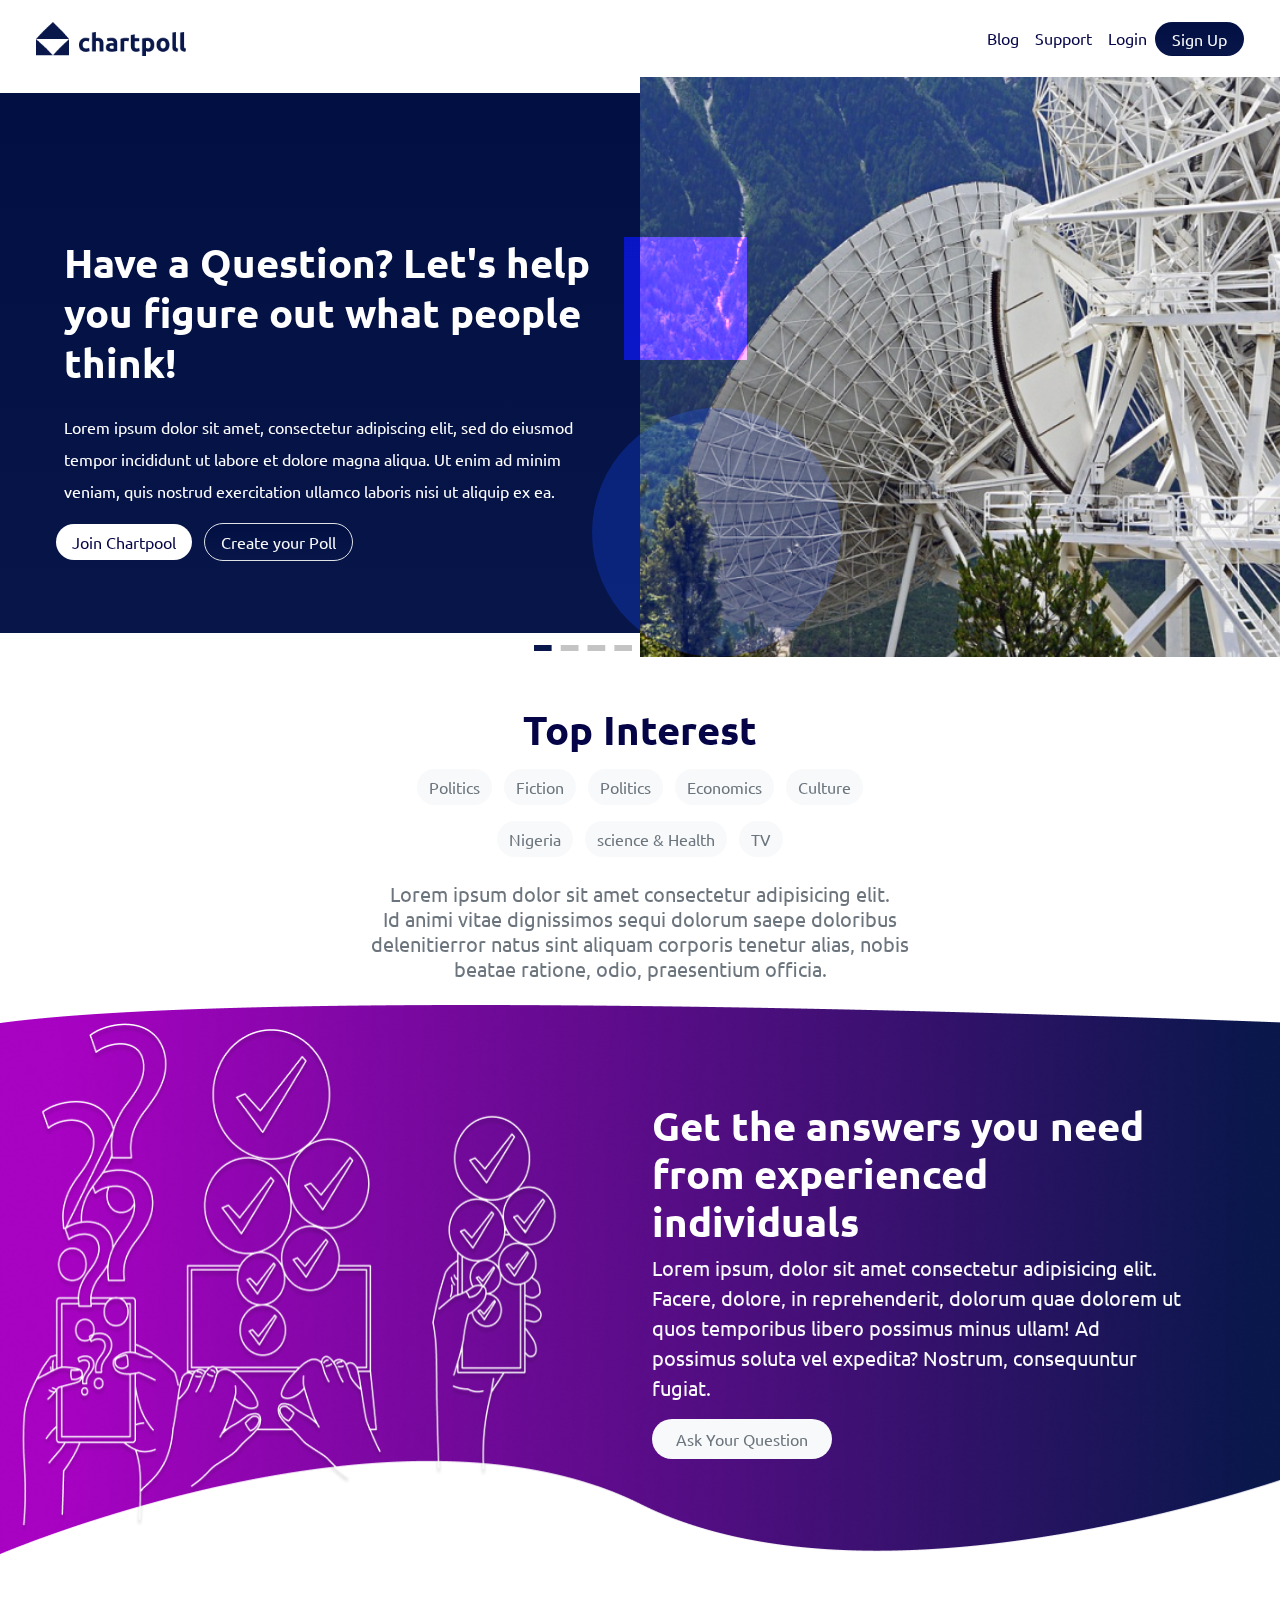
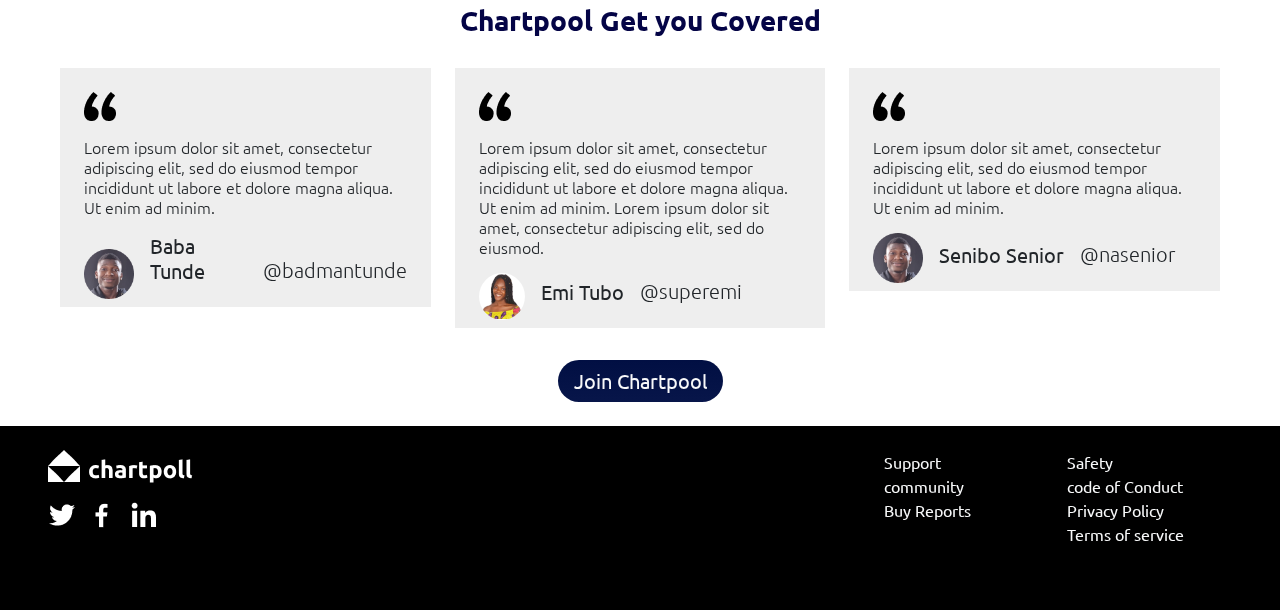
<file: index.html>
<!DOCTYPE html>
<html lang="en">
  <head>
    <meta charset="UTF-8" />
    <meta http-equiv="X-UA-Compatible" content="IE=edge" />
    <meta name="viewport" content="width=device-width, initial-scale=1.0" />
    <title>Chartpoll</title>
    <link rel="stylesheet" href="css/bootstrap.min.css" />
    <link rel="stylesheet" href="css/style.css" />
    <link rel="preconnect" href="https://fonts.googleapis.com" />
    <link rel="preconnect" href="https://fonts.gstatic.com" crossorigin />
    <link
      href="https://fonts.googleapis.com/css2?family=Ubuntu:wght@300;400&display=swap"
      rel="stylesheet"
    />
  </head>
  <body id="landing-page-font">
    <nav class="navbar navbar-expand-md navbar-light bg-white py-3 px-md-4">
      <div class="container-fluid">
        <a class="navbar-brand" href="./index.html">
          <img src="./image/Logo.png" alt="logo" width="150px" />
        </a>
        <!-- toggler -->
        <button
          class="navbar-toggler"
          type="button"
          data-bs-toggle="collapse"
          data-bs-target="#navbarNav"
          aria-controls="navbarNav"
          aria-expanded="false"
          aria-label="Toggle navigation"
        >
          <span class="navbar-toggler-icon"></span>
        </button>
        <!-- nav links -->
        <div
          class="collapse navbar-collapse justify-content-end align-center"
          id="navbarNav"
        >
          <ul class="navbar-nav">
            <li class="nav-item">
              <a class="nav-link nav-txt-color" href="./index.html">Blog</a>
            </li>
            <li class="nav-item">
              <a class="nav-link nav-txt-color" href="#">Support</a>
            </li>
            <li class="nav-item">
              <a class="nav-link nav-txt-color" href="./login.html">Login</a>
            </li>
            <li class="nav-item d-none d-md-block mt-1">
              <a
                class="nav-link btn rounded-pill px-3 py-1 text-light button-bg-blue" href="./signup.html">Sign Up</a>
            </li>
            <li class="nav-item d-md-none">
              <a class="nav-link nav-txt-color" href="./signup.html">Sign Up</a>
            </li>
          </ul>
        </div>
      </div>
    </nav>
    <section class="">
      <div class="container-fluid">
        <div class="row">
          <div
            class="col-lg-6 col-md-7 px-0 text-white pt-md-5 mt-3 satelite-blue"
          >
            <div class="ps-md-5 pt-md-5 pb-4">
              <h1 class="px-3 pt-5 fw-bold lh-sm">
                Have a Question? Let's help you figure out what people think!
              </h1>
              <p class="ps-3 lh-lg pt-3">
                Lorem ipsum dolor sit amet, consectetur adipiscing elit, sed do
                eiusmod <br />
                tempor incididunt ut labore et dolore magna aliqua. Ut enim ad
                minim <br />
                veniam, quis nostrud exercitation ullamco laboris nisi ut
                aliquip ex ea.
              </p>
              <button
                class="btn border-0 rounded-pill px-3 mb-5 mx-2 txt-color bg-white">
                <a class="text-decoration-none nav-txt-color" href="./login.html">Join Chartpool</a>
              </button>
              <button
                class="btn btn-outline-secondary border rounded-pill px-3 mb-5 text-light button-bg-blue ">
                <a class="text-decoration-none text-light" href="./login.html">Create your Poll</a>
              </button>
            </div>
            <div
              class="
                bg-white
                satelite-rectangles
                pe-2
                text-center
                hidden-shape
                text-md-end
              "
            >
              <img src="./image/group-rectangle.png" class="" alt="img" />
            </div>
          </div>
          <div class="col-lg-6 col-md-5 d-none d-md-block px-0 satelite-bg-img">
            <div class="square-satellite"></div>
            <div class="circle-satellite"></div>
          </div>
        </div>
      </div>
    </section>
    <section class="text-center bg-white pt-5">
      <h4 class="nav-txt-color fw-bold fs-1">Top Interest</h4>
      <div class="my-3">
        <button class="btn border-0 rounded-pill bg-light text-secondary">
          Politics
        </button>
        <button class="btn border-0 rounded-pill bg-light text-secondary mx-2">
          Fiction
        </button>
        <button class="btn border-0 rounded-pill bg-light text-secondary">
          Politics
        </button>
        <button class="btn border-0 rounded-pill bg-light text-secondary mx-2">
          Economics
        </button>
        <button class="btn border-0 rounded-pill bg-light text-secondary">
          Culture
        </button>
      </div>
      <div>
        <button class="btn border-0 rounded-pill bg-light text-secondary">
          Nigeria
        </button>
        <button class="btn border-0 rounded-pill bg-light text-secondary mx-2">
          science & Health
        </button>
        <button class="btn border-0 rounded-pill bg-light text-secondary">
          TV
        </button>
      </div>
      <p class="text-secondary lh-sm fs-5 my-4">
        Lorem ipsum dolor sit amet consectetur adipisicing elit. <br />
        Id animi vitae dignissimos sequi dolorum saepe doloribus <br />
        delenitierror natus sint aliquam corporis tenetur alias, nobis <br />
        beatae ratione, odio, praesentium officia.
      </p>
    </section>
    <section class="">
      <div class="get-answers-sec mb-5 d-none d-lg-block">
        <div class="container-fluid">
          <div class="row">
            <div class="col-md-6 pt-5 ps-5 img-box"></div>
            <div
              class="
                col-md-6
                text-white
                justify-content-center
                pe-5
                py-5
                text-box
              "
            >
              <h2 class="fs-1 fw-bold pe-5 pt-5">
                Get the answers you need from experienced individuals
              </h2>
              <p class="fs-5 text-light pe-5">
                Lorem ipsum, dolor sit amet consectetur adipisicing elit.
                Facere, dolore, in reprehenderit, dolorum quae dolorem ut quos
                temporibus libero possimus minus ullam! Ad possimus soluta vel
                expedita? Nostrum, consequuntur fugiat.
              </p>
              <button
                class="
                  btn btn-outline-secondary
                  border-0
                  rounded-pill
                  bg-light
                  text-secondary
                  px-4
                  py-2
                  mb-5
                "
              >
                Ask Your Question
              </button>
            </div>
          </div>
        </div>
      </div>
      <div class="d-lg-none get-ans-sm">
        <div class="container">
          <div class="text-white py-3 px-3 text-box">
            <h2 class="fs-3 fw-bold pt-5">
              Get the answers you need from experienced individuals
            </h2>
            <p class=" text-light">
              Lorem ipsum, dolor sit amet consectetur adipisicing elit. Facere,
              dolore, in reprehenderit, dolorum quae dolorem ut quos temporibus
              libero possimus minus ullam! Ad possimus soluta vel expedita?
              Nostrum, consequuntur fugiat.
            </p>
            <button
              class="
                btn btn-outline-secondary
                border-0
                rounded-pill
                bg-light
                text-secondary
                px-4
                py-2
                mb-5
              "
            >
              Ask Your Question
            </button>
          </div>
        </div>
      </div>
    </section>
    <section class="text-center">
      <h2 class="pb-4 mt-3 fs-3 fw-bold nav-txt-color">
        Chartpool Get you Covered
      </h2>
      <div class="row mx-md-5 mx-3 text-start">
        <div class="col-sm-12 col-md-12 col-lg-6 col-xl-4 mb-2">
          <div class="bg-ash px-md-4 px-3">
            <img src="./image/quotes.png" alt="quotes-img" class="pt-4 pb-3" />
            <p class="fw-light lh-sm">
              Lorem ipsum dolor sit amet, consectetur adipiscing elit, sed do
              eiusmod tempor incididunt ut labore et dolore magna aliqua. Ut
              enim ad minim.
            </p>
            <div class="d-md-flex align-items-end pb-2">
              <img src="./image/Mask Group (1).png" width="50px" alt="img" />
              <p class="fs-5 lh-sm px-3">Baba Tunde</p>
              <p class="fs-5 fw-lighter lh-sm">@badmantunde</p>
            </div>
          </div>
        </div>
        <div class="col-md-12 col-md-12 col-lg-6 col-xl-4 mb-2">
          <div class="bg-ash px-md-4 px-3">
            <img src="./image/quotes.png" alt="quotes-img" class="pt-4 pb-3" />
            <p class="fw-light lh-sm">
              Lorem ipsum dolor sit amet, consectetur adipiscing elit, sed do
              eiusmod tempor incididunt ut labore et dolore magna aliqua. Ut
              enim ad minim. Lorem ipsum dolor sit amet, consectetur adipiscing
              elit, sed do eiusmod.
            </p>
            <div class="d-md-flex align-items-end pb-2">
              <div>
                <img
                  src="./image/SOF_5770a-01 1.png"
                  alt="img"
                  class="rounded-circle index-img"
                />
              </div>
              <p class="fs-5 lh-sm px-3">Emi Tubo</p>
              <p class="fs-5 fw-light lh-sm">@superemi</p>
            </div>
          </div>
        </div>
        <div class="col-sm-12 col-md-12 col-lg-6 col-xl-4 mb-2">
          <div class="bg-ash px-md-4 px-3">
            <div>
              <img
                src="./image/quotes.png"
                alt="quotes-img"
                class="pt-4 pb-3"
              />
            </div>
            <p class="fw-light lh-sm">
              Lorem ipsum dolor sit amet, consectetur adipiscing elit, sed do
              eiusmod tempor incididunt ut labore et dolore magna aliqua. Ut
              enim ad minim.
            </p>
            <div class="d-md-flex align-items-end pb-2">
              <div class="">
                <img src="./image/Mask Group (1).png" width="50px" alt="img" />
              </div>
              <p class="fs-5 lh-sm px-3">Senibo Senior</p>
              <p class="fs-5 fw-light lh-sm">@nasenior</p>
            </div>
          </div>
        </div>
      </div>
      <button
        class="
          btn
          border-0
          rounded-pill
          fs-5
          px-3
          my-4
          text-light
          button-bg-blue
        "
      >
        <a class="text-decoration-none text-light" href="./login.html">Join Chartpool</a>
      </button>
    </section>
    <footer class="bg-black text-white">
      <div class="d-md-flex pt-4 pb-5 px-5">
        <div class="d-flex flex-column me-auto">
          <a class="pb-3" href="./index.html"
            ><img src="./image/logo-white.png" alt="logo"
          /></a>
          <div class="pb-3">
            <span><img src="./image/twitter.png" alt="img" /></span>
            <span
              ><img src="./image/facebook.png" alt="img" class="px-3"
            /></span>
            <span><img src="./image/bx_bxl-linkedin.png" alt="img" /></span>
          </div>
        </div>
        <div class="px-5 text-light">
          <ul class="list-unstyled">
            <li>Support</li>
            <li>community</li>
            <li>Buy Reports</li>
          </ul>
        </div>
        <div class="px-5 text-light">
          <ul class="list-unstyled">
            <li>Safety</li>
            <li>code of Conduct</li>
            <li>Privacy Policy</li>
            <li>Terms of service</li>
          </ul>
        </div>
      </div>
    </footer>

    <script src="script/bootstrap.min.js"></script>
    <script src="script/script.js"></script>
  </body>
</html>
</file>
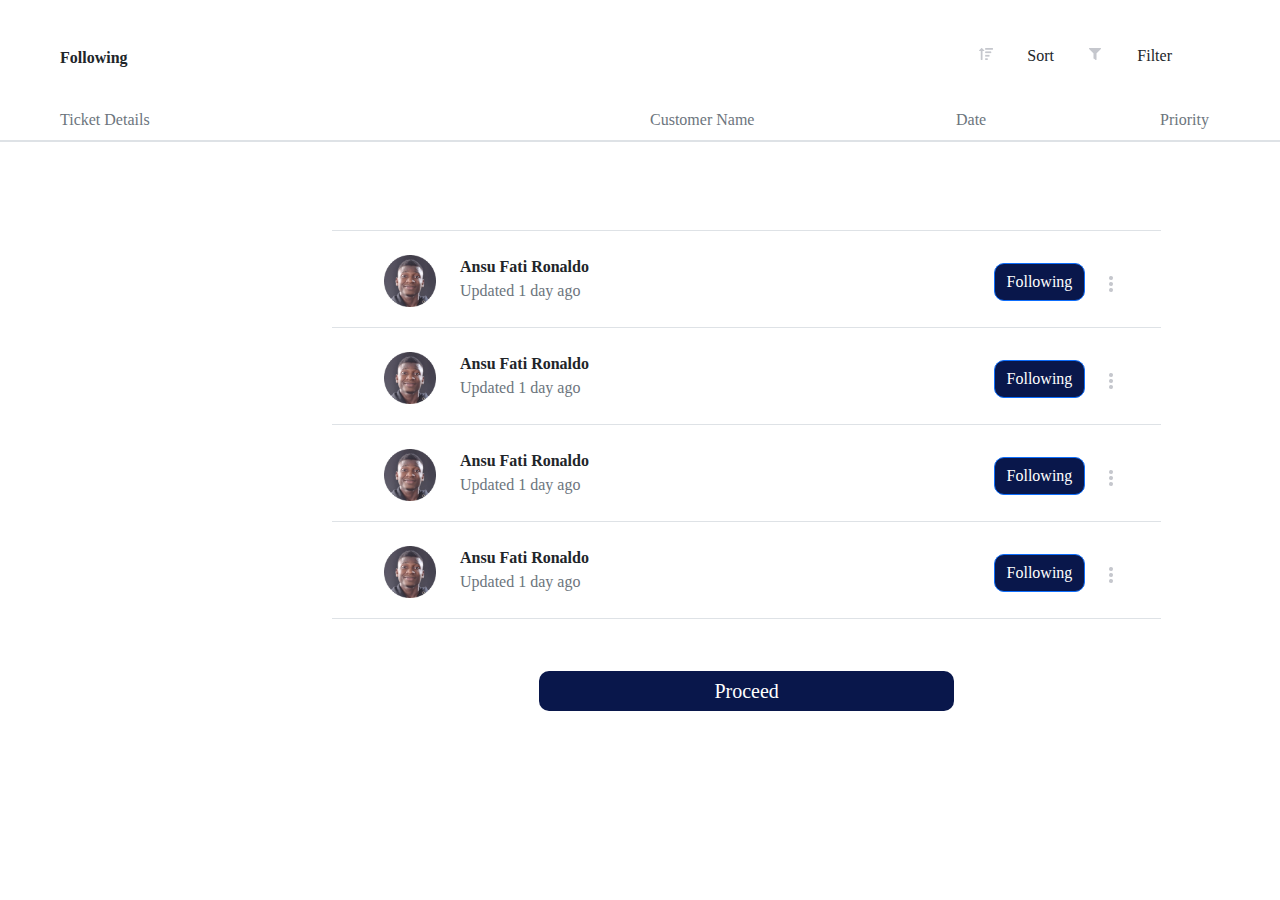
<file: allticket.html>
<!DOCTYPE html>
<html lang="en">

<head>
    <meta charset="UTF-8">
    <meta http-equiv="X-UA-Compatible" content="IE=edge">
    <meta name="viewport" content="width=device-width, initial-scale=1.0">
    <link rel="stylesheet" href="css/bootstrap.min.css">
    <link rel="stylesheet" href="css/passwordstyle.css">
    <!--Mulish Font Family-->
    <link rel="preconnect" href="https://fonts.googleapis.com">
    <link rel="preconnect" href="https://fonts.gstatic.com" crossorigin>
    <link href="https://fonts.googleapis.com/css2?family=Mulish:ital,wght@0,200;0,300;0,400;1,200;1,300&display=swap"
        rel="stylesheet">
    <title>All Ticket</title>
</head>

<!--Internal styling for all tickets-->
<style>
    .d-md-flex .profile-button a {
        background-color: #09174B!important; 
        border-radius:10px;
    } 
</style>
<body>
    <section class="container-fluid d-none d-md-block">
        <div class="d-flex">
            <div class="me-auto">
                <h6 class="fw-bold ps-5 pt-5">Following</h6>
            </div>

            <div class="d-flex">
                <div>
                    <div class="sort me-5 pe-5">
                        <img src="./image/Vector2.png" class="pt-5" alt="">
                    </div>

                    <p class="ps-5" style="margin-top: -16px!important;">Sort</p>
                </div>

                <div class="filter me-5 pe-5">
                    <img src="./image/Vector-5.png" class="pt-5" alt="">
                    <p class="ps-5" style="margin-top: -16px!important;">Filter</p>
                </div>
            </div>

        </div>

    </section>
    <section class="container-fluid d-md-none">
        <div class="d-flex pt-4 justify-content-between align-items-baseline">
            <h6 class="fw-bold">Following</h6>

            <div class="">
                <img src="./image/Vector2.png" class="" alt="">
                <span class="">Sort</span>
            </div>
            <div class="">
                <img src="./image/Vector-5.png" class="" alt="">
                <span class="" >Filter</span>
            </div>
        </div>

    </section>
    <section class="navbar-section">
        <nav class=" pt-3">
            <div class="container-fluid d-none d-md-block">
                <ul class="row list-unstyled pe-5 ps-2 mb-1 mb-lg-0">
                    <li class="col-lg-5 col-2 ms-4 nav-item">
                        <a class="nav-link active  text-muted" aria-current="page" href="#">Ticket Details</a>
                    </li>
                    <li class="col-lg-3 col-4 nav-item">
                        <a class="nav-link active text-muted ps-5 ms-5" aria-current="page" href="#">Customer Name</a>
                    </li>
                    <li class="col-lg-2 col-3 nav-item">
                        <a class="nav-link text-muted ps-5 ms-5" href="#">Date</a>
                    </li>
                    <li class="col-lg-1 col-2 nav-item">
                        <a class="nav-link active text-muted ps-5 ms-5" aria-current="page" href="#">Priority</a>
                    </li>
                </ul>
            </div>
            <div class="d-md-none container-fluid">
                <ul class="d-flex justify-content-between list-unstyled  mb-1">
                    <li class="nav-item">
                        <a class="nav-link active  text-muted" aria-current="page" href="#">Ticket Details</a>
                    </li>
                    <li class="nav-item">
                        <a class="nav-link active text-muted" aria-current="page" href="#">Customer Name</a>
                    </li>
                    <li class=" nav-item">
                        <a class="nav-link text-muted" href="#">Date</a>
                    </li>
                    <li class="nav-item">
                        <a class="nav-link active text-muted" aria-current="page" href="#">Priority</a>
                    </li>
                </ul>
            </div>
        </nav>
    </section>

    <div class="border w-100"></div>
 <!--Profile card 1-->
    <section class="ticket-profile">
        <div class="container-fluid pt-4">
            <div class="row">
                <div class="col-3 d-none d-lg-block"></div>
                <div class="col-lg-8 py-5 mt-3">
                    <div class="d-md-flex  border-bottom border-top pt-4 pb-2">
                        <div class="profile-pic ps-1">
                            <img src="./image/Mask Group (1).png" width="100px" class="ps-5" alt="">
                        </div>
                        <div class="flex-column ps-4 me-auto">
                            <p class="fw-bold mb-0">Ansu Fati Ronaldo</p>
                            <p class="text-muted mt-0">Updated 1 day ago</p>
                        </div>
                        <div class="profile-button">
                            <a class="btn btn-primary w-100 mt-2" href="#" role="button" type="submit">Following</a>
                        </div>
                        <div class="profile-vector d-none d-md-block pe-5 ps-4 pt-3">
                            <img src="./image/Vector1.png" alt="">
            
                        </div>
                    </div>
                    <div class="d-md-flex border-bottom pt-4 pb-2">
                        <div class="profile-pic ps-1">
                            <img src="./image/Mask Group (1).png" width="100px" class="ps-5" alt="">
                        </div>
                        <div class="flex-column ps-4 me-auto">
                            <p class="fw-bold mb-0">Ansu Fati Ronaldo</p>
                            <p class="text-muted mt-0">Updated 1 day ago</p>
                        </div>
                        <div class="profile-button">
                            <a class="btn btn-primary w-100 mt-2" href="#" role="button" type="submit">Following</a>
                        </div>
                        <div class="profile-vector d-none d-md-block pe-5 ps-4 pt-3">
                            <img src="./image/Vector1.png" alt="">
            
                        </div>
                    </div>
                    <div class="d-md-flex border-bottom pt-4 pb-2">
                        <div class="profile-pic ps-1">
                            <img src="./image/Mask Group (1).png" width="100px" class="ps-5" alt="">
                        </div>
                        <div class="flex-column ps-4 me-auto">
                            <p class="fw-bold mb-0">Ansu Fati Ronaldo</p>
                            <p class="text-muted mt-0">Updated 1 day ago</p>
                        </div>
                        <div class="profile-button">
                            <a class="btn btn-primary mt-2 w-100" href="#" role="button" type="submit">Following</a>
                        </div>
                        <div class="profile-vector d-none d-md-block pe-5 ps-4 pt-3">
                            <img src="./image/Vector1.png" alt="">
            
                        </div>
                    </div>
                    <div class="d-md-flex border-bottom pt-4 pb-2">
                        <div class="profile-pic ps-1">
                            <img src="./image/Mask Group (1).png" width="100px" class="ps-5" alt="">
                        </div>
                        <div class="flex-column ps-4 me-auto">
                            <p class="fw-bold mb-0">Ansu Fati Ronaldo</p>
                            <p class="text-muted mt-0">Updated 1 day ago</p>
                        </div>
                        <div class="profile-button">
                            <a class="btn btn-primary w-100 mt-2" href="#" role="button" type="submit">Following</a>
                        </div>
                        <div class="profile-vector d-none d-md-block pe-5 ps-4 pt-3">
                            <img src="./image/Vector1.png" alt="">
                        </div>
                    </div>
                    <div class="my-5 py-1 text-center w-50 mx-auto" >   
                        <a href="./category-sorting-page.html" class=" btn form-control text-white fs-5 py-1 text-decoration-none text-light" style="background: #09174B;  border-radius: 10px;">
                          Proceed
                        </a>  
                    </div>
                </div>
            </div>
        </div>
    </section>   
<!--Profile card 2-->

    <script src="script/bootstrap.min.js"></script>
    <script src="script/script.js"></script>
</body>

</html>
</file>
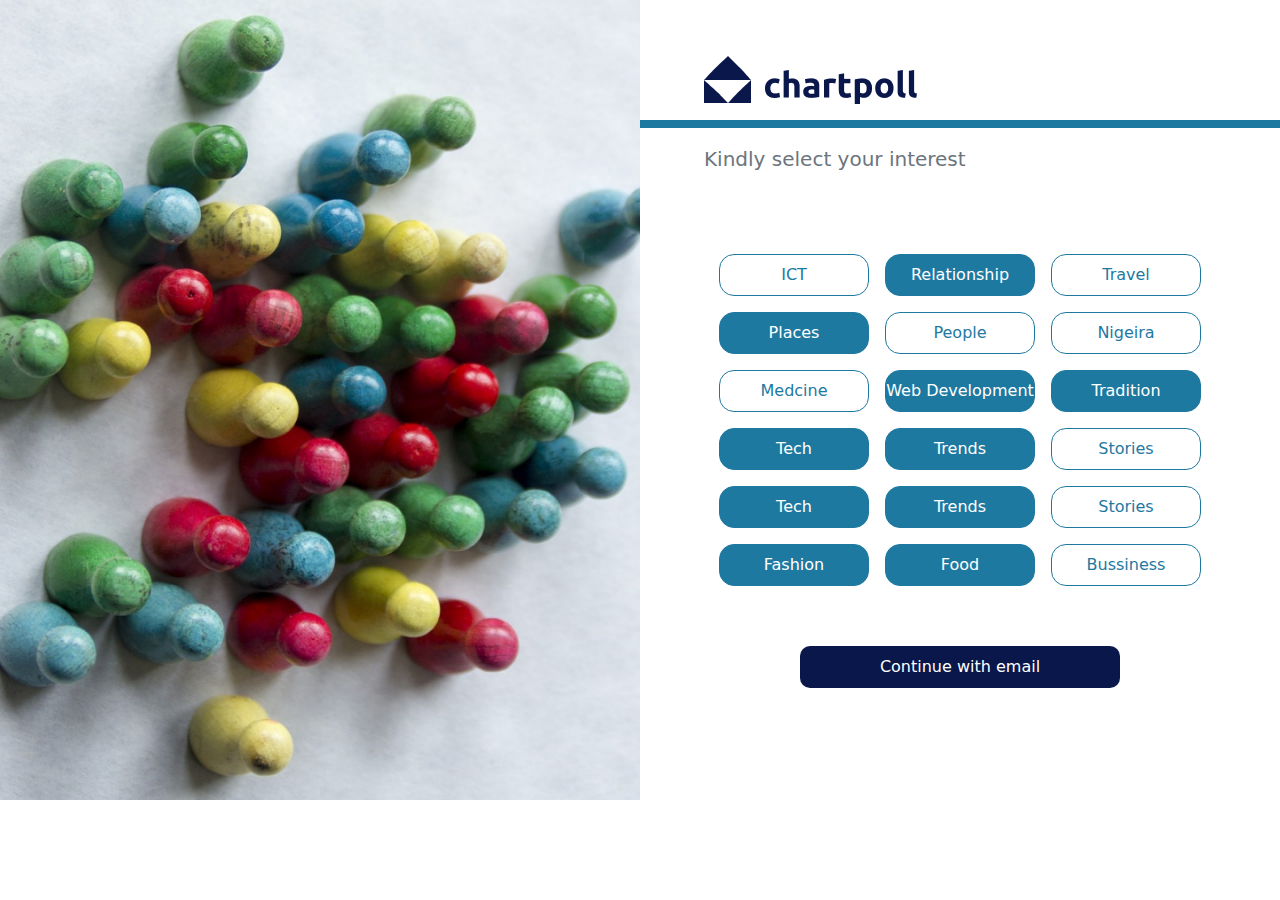
<file: category-page.html>
<!DOCTYPE html>
<html lang="en">
<head>
    <meta charset="UTF-8">
    <meta http-equiv="X-UA-Compatible" content="IE=edge">
    <meta name="viewport" content="width=device-width, initial-scale=1.0">
    <title>Category Page</title>
    <!-- Bootstrap css -->
    <link rel="stylesheet" href="css/bootstrap.min.css" />
    <link rel="stylesheet" href="css/style.css">

</head>
<body>
  
    <div class="container-fluid">
      <div class="row justify-content-center">
          <!-- first column -->
        <div class=" col-6 d-none px-0 d-lg-block">
          <img class="" src="./image/Mask Group.png" width="100%" height="100%"  alt="mask group" />
        </div>
        <!-- second column -->
        <div class="col-md-6 col-11 pt-2 px-0 ">
          <div class="pt-5  pt-lg-3 pt-xl-5 " >
            <a href="./index.html"><img src="./image/Logo.png" class="ps-lg-5  ms-lg-3" alt="logo" /></a>
            <div class="w-100 py-1 mt-3" style="background: #1E79A1;"></div>
            <div class="">
              <p class="ps-lg-5  ms-lg-3 fs-5 text-muted pt-3 py-5">Kindly select your interest</p>
              <div class="">
                <div class="py-3 px-0"> 
                  <div class="d-flex justify-content-center gap-3 flex-wrap mb-3">
                    <button class="btn-light-category text-center py-2">ICT</button>
                    <button class="btn-dark-category text-center py-2">Relationship</button>
                    <button class="btn-light-category text-center py-2">Travel</button>
                  </div>
                  <div class="d-flex justify-content-center gap-3 flex-wrap mb-3">
                    <button class="btn-dark-category text-center py-2">Places</button>
                    <button class="btn-light-category text-center py-2">People</button>
                    <button class="btn-light-category text-center py-2">Nigeira</button>
                  </div>
                  <div class="d-flex justify-content-center gap-3 flex-wrap mb-3">
                    <button class="btn-light-category text-center py-2">Medcine</button>
                    <button class="btn-dark-category text-center py-2">Web Development</button>
                    <button class="btn-dark-category text-center py-2">Tradition</button>
                  </div>
                  <div class="d-flex justify-content-center gap-3 flex-wrap mb-3">
                    <button class="btn-dark-category text-center py-2">Tech</button>
                    <button class="btn-dark-category text-center py-2">Trends</button>
                    <button class="btn-light-category text-center py-2">Stories</button>
                  </div>
                  <div class="d-flex justify-content-center gap-3 flex-wrap mb-3">
                    <button class="btn-dark-category text-center py-2">Tech</button>
                    <button class="btn-dark-category text-center py-2">Trends</button>
                    <button class="btn-light-category text-center py-2">Stories</button>
                  </div>
                 <div class="d-flex justify-content-center gap-3 flex-wrap mb-3">
                    <button class="btn-dark-category text-center py-2">Fashion</button>
                    <button class="btn-dark-category text-center py-2">Food</button>
                    <button class="btn-light-category text-center py-2">Bussiness</button>
                 </div>
                </div>
              </div>
          </div>
          <div class="mt-4 py-1 mb-5 mb-lg-0 text-center d-none d-md-block w-50 mx-auto">   
            <a href="./allticket.html" class="text-decoration-none btn form-control text-white py-2 text-light" style="background: #09174B;  border-radius: 10px;">Continue with email</button>
            </a>  
          </div>
          <div class="mt-4 py-1 mb-5 mb-lg-0 text-center d-md-none w-75 mx-auto">   
            <a href="./allticket.html" class="text-decoration-none btn form-control text-white py-2 text-light" style="background: #09174B;  border-radius: 10px;">Continue with email</button>
            </a>  
          </div>
        </div>
      </div>
    </div>
     <!-- bootstrap js  -->
    <script src="script/bootstrap.min.js"></script>

</body>
</html>
</file>
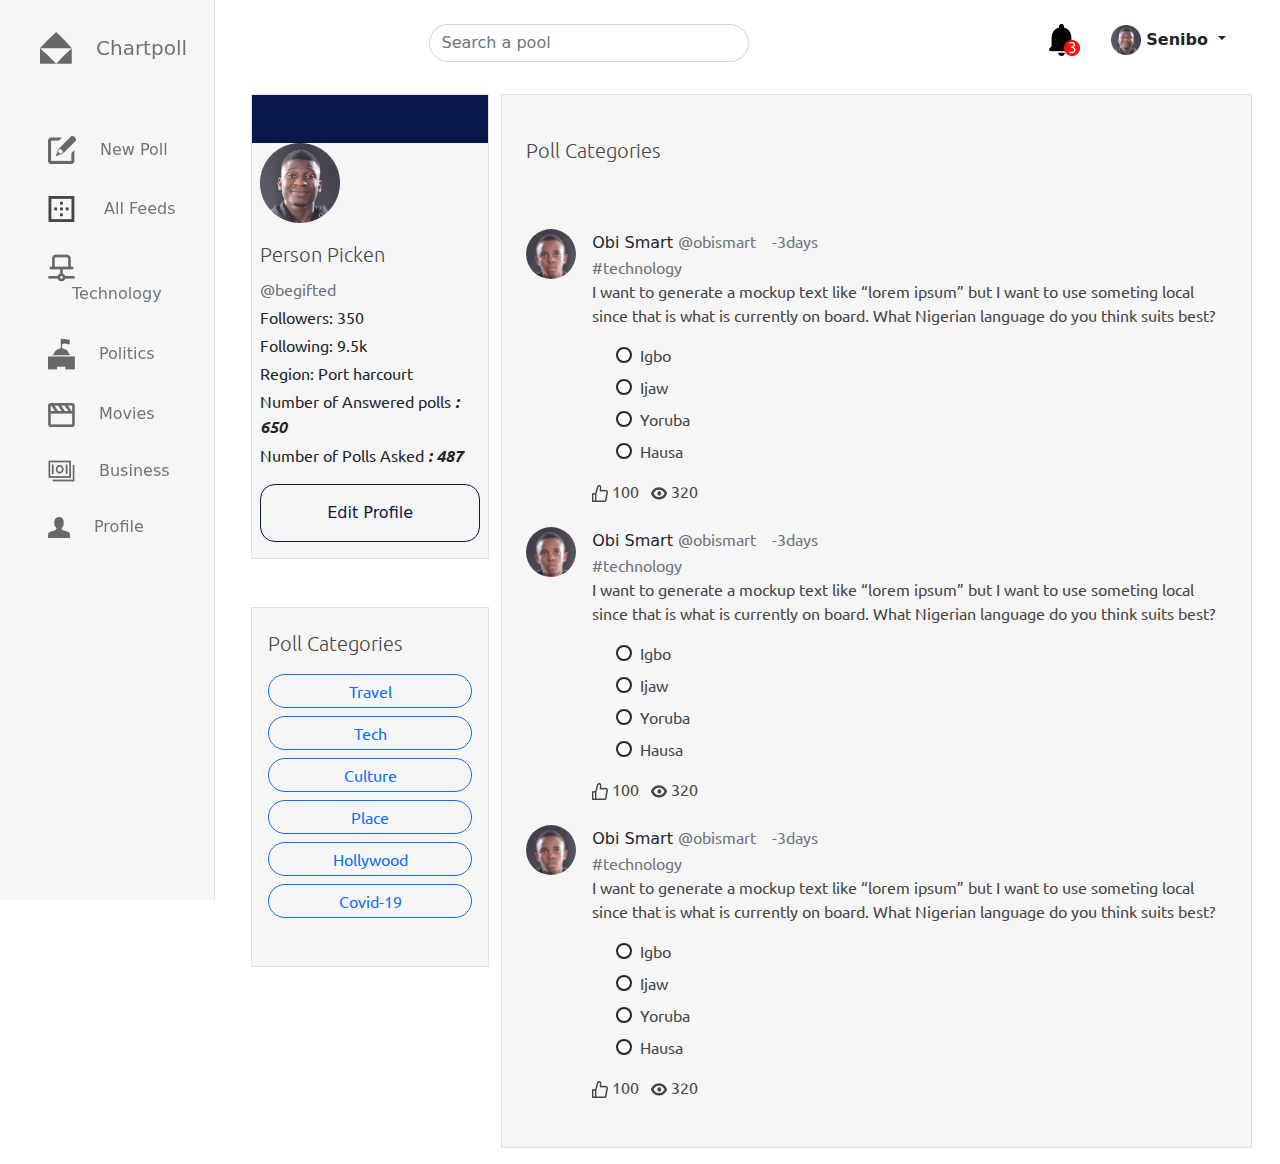
<file: category-sorting-page.html>
<!DOCTYPE html>
<html lang="en">
  <head>
    <meta charset="UTF-8" />
    <meta http-equiv="X-UA-Compatible" content="IE=edge" />
    <meta name="viewport" content="width=device-width, initial-scale=1.0" />
    <title>category sorting page</title>
    <link rel="stylesheet" href="css/bootstrap.min.css" />
    <link rel="stylesheet" href="css/feed.css" />
    <link rel="preconnect" href="https://fonts.googleapis.com" />
    <link rel="preconnect" href="https://fonts.gstatic.com" crossorigin />
    <link
      href="https://fonts.googleapis.com/css2?family=Ubuntu+Condensed&family=Ubuntu:wght@400&display=swap"
      rel="stylesheet"
    />
  </head>
  <body>
    <!-- SIDEBAR MOBILE -->
    <nav class="navbar navbar-light bg-light d-lg-none feeds-bg border-bottom">
      <div class="container-fluid">
        <a
          href="./index.html"
          class="
            d-flex
            align-items-center
            mb-3 mb-lg-0
            me-lg-auto
            link-dark
            text-decoration-none
          "
        >
          <img src="./feeds-image/envelope.png" alt="Logo" class="" />
          <span class="fw-bold text-secondary ps-2 fs-4">Chartpoll</span>
        </a>
        <!-- toggler -->
        <button
          class="navbar-toggler"
          type="button"
          data-bs-toggle="collapse"
          data-bs-target="#navbarNav"
          aria-controls="navbarNav"
          aria-expanded="false"
          aria-label="Toggle navigation"
        >
          <span class="navbar-toggler-icon"></span>
        </button>
        <!-- nav links -->
        <div
          class="collapse navbar-collapse justify-content-end align-center"
          id="navbarNav"
        >
          <ul class="navbar-nav text-white ms-2">
            <li class="nav-item">
              <a class="nav-link poll"
                ><img
                  src="./feeds-image/Vector (7).png"
                  width="15px"
                  alt="New Poll"
                /><span class="text-secondary ps-4 pt-5">New Poll</span>
             </a>
            </li>
            <li class="nav-item">
              <a class="nav-link" href="./feeds.html"
                ><img
                  src="./feeds-image/Group 20.png"
                  width="15px"
                  alt="All Feeds"
                />
                <span class="text-secondary ps-4 pt-5">All Feeds</span>
              </a>
            </li>
            <li class="nav-item">
              <a class="nav-link" href="#"
                ><img
                  src="./feeds-image/Vector (5).png"
                  width="15px"
                  alt="Technology"
                /><span class="text-secondary ps-4 pt-5">Technology</span></a
              >
            </li>
            <li class="nav-item">
              <a class="nav-link" href="#"
                ><img
                  src="./feeds-image/Vector (6).png"
                  width="15px"
                  alt="Politics"
                /><span class="text-secondary ps-4 pt-5">Politics</span></a
              >
            </li>
            <li class="nav-item">
              <a class="nav-link" href="#"
                ><img
                  src="./feeds-image/Vector (3).png"
                  width="15px"
                  alt="Movies"
                /><span class="text-secondary ps-4 pt-5">Movies</span></a
              >
            </li>
            <li class="nav-item">
              <a class="nav-link" href="#"
                ><img
                  src="./feeds-image/Group 18.png"
                  width="15px"
                  alt="Business"
                /><span class="text-secondary ps-4 pt-5">Business</span></a
              >
            </li>
            <li class="nav-item">
              <a class="nav-link" href="#"
                ><img
                  src="./feeds-image/Vector (4).png"
                  width="15px"
                  alt="Profile"
                /><span class="text-secondary ps-4 pt-5">Profile</span></a
              >
            </li>
          </ul>
        </div>
      </div>
    </nav>
    <!-- NAVBAR DESKTOP -->
    <nav
      class="d-none d-lg-block feeds-bg fixed-top h-100 border-end reduce-width"
      style="width: 215px"
    >
      <div class="d-flex flex-column flex-shrink-0 p-3 pt-4">
        <a
          class="
            d-flex
            align-items-center
            mb-3 mb-lg-0
            mt-2
            me-lg-auto
            link-dark
            text-decoration-none
          "
          href="./index.html"
        >
          <img src="./feeds-image/envelope.png" alt="Logo" class="ms-4" />
          <span class="text-secondary ms-4 fs-5 sidebar-text sidebar-hidden"
          >Chartpoll</span >
      </a>
        <ul class="nav flex-column mb-auto ps-3 pt-5 mt-3">
          <li class="mb-3">
            <a  class="nav-link poll active-bar"
              ><img src="./feeds-image/Vector (7).png" alt="New Poll" /><span
                class="text-secondary ms-4 mt-5 sidebar-text sidebar-hidden"
                >New Poll</span
              ></a
            >
          </li>
          <li class="mb-3">
            <a href="feeds.html" class="nav-link active-bar"
              ><img src="./feeds-image/Group 20.png" alt="All Feeds" />
              <span class="text-secondary ms-4 mt-5 sidebar-text sidebar-hidden"
                >All Feeds</span
              >
            </a>
          </li>
          <li class="mb-3">
            <a href="#" class="nav-link active-bar"
              ><img src="./feeds-image/Vector (5).png" alt="Technology" /><span
                class="text-secondary ms-4 mt-5 sidebar-text sidebar-hidden"
                >Technology</span
              ></a
            >
          </li>
          <li class="mb-3">
            <a href="#" class="nav-link active-bar"
              ><img src="./feeds-image/Vector (6).png" alt="Politics" /><span
                class="text-secondary ms-4 mt-5 sidebar-text sidebar-hidden"
                >Politics</span
              ></a
            >
          </li>
          <li class="mb-3">
            <a href="#" class="nav-link active-bar"
              ><img src="./feeds-image/Vector (3).png" alt="Movies" /><span
                class="text-secondary ms-4 mt-5 sidebar-text sidebar-hidden"
                >Movies</span
              ></a
            >
          </li>
          <li class="mb-3">
            <a href="#" class="nav-link active-bar"
              ><img src="./feeds-image/Group 18.png" alt="Business" /><span
                class="text-secondary ms-4 mt-5 sidebar-text sidebar-hidden"
                >Business</span
              ></a
            >
          </li>
          <li class="">
            <a href="#" class="nav-link active-bar"
              ><img src="./feeds-image/Vector (4).png" alt="Profile" /><span
                class="text-secondary ms-4 mt-5 sidebar-text sidebar-hidden"
                >Profile</span
              ></a
            >
          </li>
        </ul>
      </div>
    </nav>
    <!-- NAVBAR -->
    <main class="feeds-wrapper">
      <div class="pt-4 pb-1 row px-5">
        <div class="col-lg-2"></div>
        <div class="col-lg-10">
          <div class="row justify-content-between">
            <div class="col-md-5">
              <input
                type="search"
                placeholder="Search a pool"
                class="form-control rounded-pill "
              />
            </div>
            <div class="col-md-4  mt-3 mt-md-0 col-xl-3">
              <a href="#"><span
                ><img
                  src="./image/Vector.png"
                  alt="notification"
                  width="25px" /><img
                  src="./image/Group 23.png"
                  alt=""
                  class="notify-num"
              /></span></a>
              <span
                ><a href="#"><img
                  src="./image/Mask Group (1).png"
                  alt="profile picture"
                  width="30px"
                  class="ms-3"
              /></a></span>
              <div class="dropdown d-inline-block">
                <span
                  class="dropdown-toggle fw-bold"
                  id="dropdownMenu2"
                  data-bs-toggle="dropdown"
                  aria-expanded="false"
                >
                  Senibo
                </span>
                <ul class="dropdown-menu" aria-labelledby="dropdownMenuButton1">
                  <li><a class="dropdown-item" href="#">Action</a></li>
                  <li><a class="dropdown-item" href="#">Another action</a></li>
                  <li>
                    <a class="dropdown-item" href="#">Something else here</a>
                  </li>
                </ul>
              </div>
            </div>
          </div>
        </div>
      </div>
      <!-- NAVBAR ENDS HERE -->

      <!-- PUT YOUR CONTENT BELOW -->
      <div class="row mx-3 mt-1 mb-3 g-4">
        <div class="col-xl-3">
          <div class="row align-items-baseline justify-content-evenly ms-xl-2">
            <div class="col-md-5 px-0 col-xl-12 feeds-bg border pb-3">
              <div class="feeds-btn-bg py-4"></div>
              <div class="px-2">
                <img src="./image/Mask Group (1).png" alt="" srcset="" />
                <p class="ubuntu-feeds-font lead pt-3 mb-2">Person Picken</p>
                <p class="ubuntu-feeds-font text-secondary mb-1">@begifted</p>
                <p class="mb-1 text-dark ubuntu-feeds-font">Followers: 350</p>
                <p class="mb-1 text-dark ubuntu-feeds-font">Following: 9.5k</p>
                <p class="mb-1 text-dark ubuntu-feeds-font">
                  Region: Port harcourt
                </p>
                <p class="mb-1 text-dark ubuntu-feeds-font">
                  Number of Answered polls
                  <span class="fst-italic fw-bold">: 650</span>
                </p>
                <p class="mb- text-dark ubuntu-feeds-font">
                  Number of Polls Asked
                  <span class="fst-italic fw-bold">: 487</span>
                </p>
                <a
                  href="#"
                  class="
                    d-block
                    text-center text-decoration-none
                    py-3
                    px-4
                    feeds-text
                    change-border
                    shape-radius
                  "
                  >Edit Profile</a
                >
              </div>
            </div>
            <div class="col-md-5 col-xl-12 feeds-bg border p-3 mt-5 pb-5">
              <p class="ubuntu-feeds-font lead pt-1">Poll Categories</p>
              <a
                href="#"
                class="
                  d-block
                  text-center text-decoration-none
                  py-1
                  px-4
                  border border-primary
                  rounded-pill
                  mb-2
                  ubuntu-feeds-font
                  text-primary
                "
                >Travel</a
              >
              <a
                href="#"
                class="
                  d-block
                  text-center text-decoration-none
                  py-1
                  px-4
                  border border-primary
                  rounded-pill
                  mb-2
                  ubuntu-feeds-font
                  text-primary
                "
                >Tech</a
              >
              <a
                href="#"
                class="
                  d-block
                  text-center text-decoration-none
                  py-1
                  px-4
                  border border-primary
                  rounded-pill
                  mb-2
                  ubuntu-feeds-font
                  text-primary
                "
                >Culture</a
              >
              <a
                href="#"
                class="
                  d-block
                  text-center text-decoration-none
                  py-1
                  px-4
                  border border-primary
                  rounded-pill
                  mb-2
                  ubuntu-feeds-font
                  text-primary
                "
                >Place</a
              >
              <a
                href="#"
                class="
                  d-block
                  text-center text-decoration-none
                  py-1
                  px-4
                  border border-primary
                  rounded-pill
                  mb-2
                  ubuntu-feeds-font
                  text-primary
                "
                >Hollywood</a
              >
              <a
                href="#"
                class="
                  d-block
                  text-center text-decoration-none
                  py-1
                  px-4
                  border border-primary
                  rounded-pill
                  ubuntu-feeds-font
                  text-primary
                "
                >Covid-19</a
              >
            </div>
          </div>
        </div>
        <div class="col-xl-9">
          <div class="feeds-bg p-4 border">
            <p class="ubuntu-feeds-font lead pt-3 pb-5">Poll Categories</p>
            <div class="mb-4 d-flex flex-column flex-md-row">
              <div class="">
                <img
                  src="./feeds-image/SOF_1117a 1.png"
                  alt="profile picture"
                  class="rounded-circle"
                  width="50px"
                />
              </div>
              <div class="ms-md-3 mt-2 mt-md-0">
                <p class="mb-0">
                  Obi Smart
                  <span class="text-secondary ubuntu-feeds-font"
                    >@obismart<span class="ms-3">-3days</span></span
                  >
                </p>
                <p class="mb-0 text-secondary ubuntu-feeds-font">#technology</p>
                <p class="ubuntu-feeds-font">
                  I want to generate a mockup text like “lorem ipsum” but I want
                  to use someting local since that is what is currently on
                  board. What Nigerian language do you think suits best?
                </p>
                <form class="ms-4 form-check ubuntu-feeds-font">
                  <input
                    type="radio"
                    name=""
                    id=""
                    class="form-check-input border-2 border-dark"
                  /><label class="form-check-label mb-2">Igbo</label><br />
                  <input
                    type="radio"
                    name=""
                    id=""
                    class="form-check-input border-2 border-dark"
                  /><label class="form-check-label mb-2">Ijaw</label><br />
                  <input
                    type="radio"
                    name=""
                    id=""
                    class="form-check-input border-2 border-dark"
                  /><label class="form-check-label mb-2">Yoruba</label><br />
                  <input
                    type="radio"
                    name=""
                    id=""
                    class="form-check-input border-2 border-dark"
                  /><label class="form-check-label mb-2">Hausa</label>
                </form>
                <div class="ubuntu-feeds-font mt-2">
                  <span class="me-2"
                    ><img src="./feeds-image/Vector (10).png" alt="" /><span
                      class="ms-1"
                      >100</span
                    ></span
                  >
                  <span
                    ><img src="./feeds-image/Group 39.png" alt="" /><span
                      class="ms-1"
                      >320</span
                    ></span
                  >
                </div>
              </div>
            </div>
            <div class="mb-4 d-flex flex-column flex-md-row">
              <div class="">
                <img
                  src="./feeds-image/SOF_1117a 1.png"
                  alt="profile picture"
                  class="rounded-circle"
                  width="50px"
                />
              </div>
              <div class="ms-md-3 mt-2 mt-md-0">
                <p class="mb-0">
                  Obi Smart
                  <span class="text-secondary ubuntu-feeds-font"
                    >@obismart<span class="ms-3">-3days</span></span
                  >
                </p>
                <p class="mb-0 text-secondary ubuntu-feeds-font">#technology</p>
                <p class="ubuntu-feeds-font">
                  I want to generate a mockup text like “lorem ipsum” but I want
                  to use someting local since that is what is currently on
                  board. What Nigerian language do you think suits best?
                </p>
                <form class="ms-4 form-check ubuntu-feeds-font">
                  <input
                    type="radio"
                    name=""
                    id=""
                    class="form-check-input border-2 border-dark"
                  /><label class="form-check-label mb-2">Igbo</label><br />
                  <input
                    type="radio"
                    name=""
                    id=""
                    class="form-check-input border-2 border-dark"
                  /><label class="form-check-label mb-2">Ijaw</label><br />
                  <input
                    type="radio"
                    name=""
                    id=""
                    class="form-check-input border-2 border-dark"
                  /><label class="form-check-label mb-2">Yoruba</label><br />
                  <input
                    type="radio"
                    name=""
                    id=""
                    class="form-check-input border-2 border-dark"
                  /><label class="form-check-label mb-2">Hausa</label>
                </form>
                <div class="ubuntu-feeds-font mt-2">
                  <span class="me-2"
                    ><img src="./feeds-image/Vector (10).png" alt="" /><span
                      class="ms-1"
                      >100</span
                    ></span
                  >
                  <span
                    ><img src="./feeds-image/Group 39.png" alt="" /><span
                      class="ms-1"
                      >320</span
                    ></span
                  >
                </div>
              </div>
            </div>
            <div class="mb-4 d-flex flex-column flex-md-row">
              <div class="">
                <img
                  src="./feeds-image/SOF_1117a 1.png"
                  alt="profile picture"
                  class="rounded-circle"
                  width="50px"
                />
              </div>
              <div class="ms-md-3 mt-2 mt-md-0">
                <p class="mb-0">
                  Obi Smart
                  <span class="text-secondary ubuntu-feeds-font"
                    >@obismart<span class="ms-3">-3days</span></span
                  >
                </p>
                <p class="mb-0 text-secondary ubuntu-feeds-font">#technology</p>
                <p class="ubuntu-feeds-font">
                  I want to generate a mockup text like “lorem ipsum” but I want
                  to use someting local since that is what is currently on
                  board. What Nigerian language do you think suits best?
                </p>
                <form class="ms-4 form-check ubuntu-feeds-font">
                  <input
                    type="radio"
                    name=""
                    id=""
                    class="form-check-input border-2 border-dark"
                  /><label class="form-check-label mb-2">Igbo</label><br />
                  <input
                    type="radio"
                    name=""
                    id=""
                    class="form-check-input border-2 border-dark"
                  /><label class="form-check-label mb-2">Ijaw</label><br />
                  <input
                    type="radio"
                    name=""
                    id=""
                    class="form-check-input border-2 border-dark"
                  /><label class="form-check-label mb-2">Yoruba</label><br />
                  <input
                    type="radio"
                    name=""
                    id=""
                    class="form-check-input border-2 border-dark"
                  /><label class="form-check-label mb-2">Hausa</label>
                </form>
                <div class="ubuntu-feeds-font mt-2">
                  <span class="me-2"
                    ><img src="./feeds-image/Vector (10).png" alt="" /><span
                      class="ms-1"
                      >100</span
                    ></span
                  >
                  <span
                    ><img src="./feeds-image/Group 39.png" alt="" /><span
                      class="ms-1"
                      >320</span
                    ></span
                  >
                </div>
              </div>
            </div>
          </div>
        </div>
      </div>
    </main>
    <!-- Modal codes  -->
     <section
      id="new-poll-section"
      class="poll-modal modal-display position-fixed top-0 start-0 w-100 h-100"
    >
      <!-- modal body container -->
      <div
        style="max-height: 25em"
        class="
          overflow-auto
          position-relative
          col-12 col-md-8 col-lg-6
          top-50
          start-50
          translate-middle
          bg-white
          rounded
          py-2
        "
      >
        <!-- modal header -->
        <div>
          <button
            data-btn="closemodal"
            class="me-2 rounded-circle btn poll-bg float-end"
          >
            <img style="height: 0.7em" src="./image/clear_24px.png" alt="" />
          </button>
          <p class="text-center fs-2">Create a new Poll</p>
        </div>
        <!-- modal sub body -->
        <div class="row">
          <div class="col-10 offset-1">
            <!-- modal sub-header -->
            <div
              class="
                row
                d-flex
                align-items-center
                justify-content-between
                flex-column flex-sm-row
              "
            >
              <div class="col-sm-6 d-flex align-items-center mb-2 mb-sm-0">
                <img
                  style="height: 3em"
                  src="./image/Mask Group (1).png"
                  class="img-fluid"
                  alt="user-img"
                />
                <p class="m-0 ps-2">Person Picken</p>
              </div>
              <div class="col-sm-6 text-sm-end text-center p-0">
                <button
                  data-btn="category"
                  class="btn modal-btn btn-outline-dark w-100 rounded"
                >
                  Select Catergory
                </button>
              </div>
            </div>
            <!-- modal- input -->
            <div class="row mt-2">
              <textarea
                id="input"
                class="rounded poll-bg"
                placeholder="Type in your questions here..."
                cols="30"
                rows="3"
              ></textarea>
            </div>
            <!-- modal dynamic parts -->
            <div class="row dynamic">
              <!-- User Selects An Option -->
              <div
                id="select-box"
                class="
                  bg-light
                  d-flex
                  align-items-center
                  justify-content-around
                  poll-bg
                  mt-2
                  rounded
                "
              >
                <p>Select Option Type</p>
                <div class="d-flex flex-column justify-content-center">
                  <button data-btn="text" class="btn">
                    <img
                      style="height: 2em"
                      src="./image/Frame.png"
                      class="img-fluid"
                      alt=""
                    />
                  </button>
                  <p class="text-center">Text Option</p>
                </div>
                <div class="d-flex flex-column p-0">
                  <button data-btn="image" class="btn">
                    <img
                      style="height: 2em"
                      src="./image/insert_photo_24px.png"
                      alt=""
                    />
                  </button>
                  <p class="text-center">Image Option</p>
                </div>
              </div>
              <!-- poll answer box -->
              <div id="answer-box" class="poll-bg mt-2 modal-display rounded">
                <button data-btn="revert" class="float-end btn">
                  &#129188;
                </button>
                <p>Type in Poll Options Here</p>
                <div class="col-10 offset-1">
                  <input
                    class="rounded-pill poll-bg p-1 mb-1 w-100"
                    placeholder="Type in Poll Answer"
                    type="text"
                  />
                  <input
                    class="rounded-pill poll-bg p-1 mb-1 w-100"
                    placeholder="Type in Poll Answer"
                    type="text"
                  />
                  <input
                    class="rounded-pill poll-bg p-1 mb-1 w-100"
                    placeholder="Type in Poll Answer"
                    type="text"
                  />
                  <input
                    class="rounded-pill poll-bg p-1 mb-1 w-100"
                    placeholder="Type in Poll Answer"
                    type="text"
                  />
                </div>
              </div>
              <!-- upload poll answer box  -->
              <div
                id="upload-box"
                class="mt-2 modal-display rounded bg-light poll-bg"
              >
                <button data-btn="revert" class="float-end btn">
                  &#129188;
                </button>
                <p>Upload Poll Options Here</p>
                <div class="col-10 offset-1">
                  <div
                    class="
                      bg-white
                      d-flex
                      justify-content-between
                      align-items-center
                      poll-bg
                      rounded-pill
                      py-1
                      px-3
                      mb-2
                    "
                  >
                    <p class="m-0">Upload in poll Answer</p>
                    <button class="btn rounded-pill p-0 px-3 poll-bg">
                      Select Image
                    </button>
                  </div>
                  <div
                    class="
                      bg-white
                      d-flex
                      justify-content-between
                      align-items-center
                      poll-bg
                      rounded-pill
                      py-1
                      px-3
                      mb-2
                    "
                  >
                    <p class="m-0">Upload in poll Answer</p>
                    <button class="btn rounded-pill p-0 px-3 poll-bg">
                      Select Image
                    </button>
                  </div>
                  <div
                    class="
                      bg-white
                      d-flex
                      justify-content-between
                      align-items-center
                      poll-bg
                      rounded-pill
                      py-1
                      px-3
                      mb-2
                    "
                  >
                    <p class="m-0">Upload in poll Answer</p>
                    <button class="btn rounded-pill p-0 px-3 poll-bg">
                      Select Image
                    </button>
                  </div>
                  <div
                    class="
                      bg-white
                      d-flex
                      justify-content-between
                      align-items-center
                      poll-bg
                      rounded-pill
                      py-1
                      px-3
                      mb-2
                    "
                  >
                    <p class="m-0">Upload in poll Answer</p>
                    <button class="btn rounded-pill p-0 px-3 poll-bg">
                      Select Image
                    </button>
                  </div>
                </div>
              </div>
            </div>
            <!-- button -->
            <div class="row mt-2">
              <button style="background-color: #0e0e53" class="btn text-white">
                post
              </button>
            </div>
          </div>
        </div>
      </div>
    </section>


    <script src="script/bootstrap.min.js"></script>
    <script src="script/script.js"></script>
  </body>
</html>
</file>
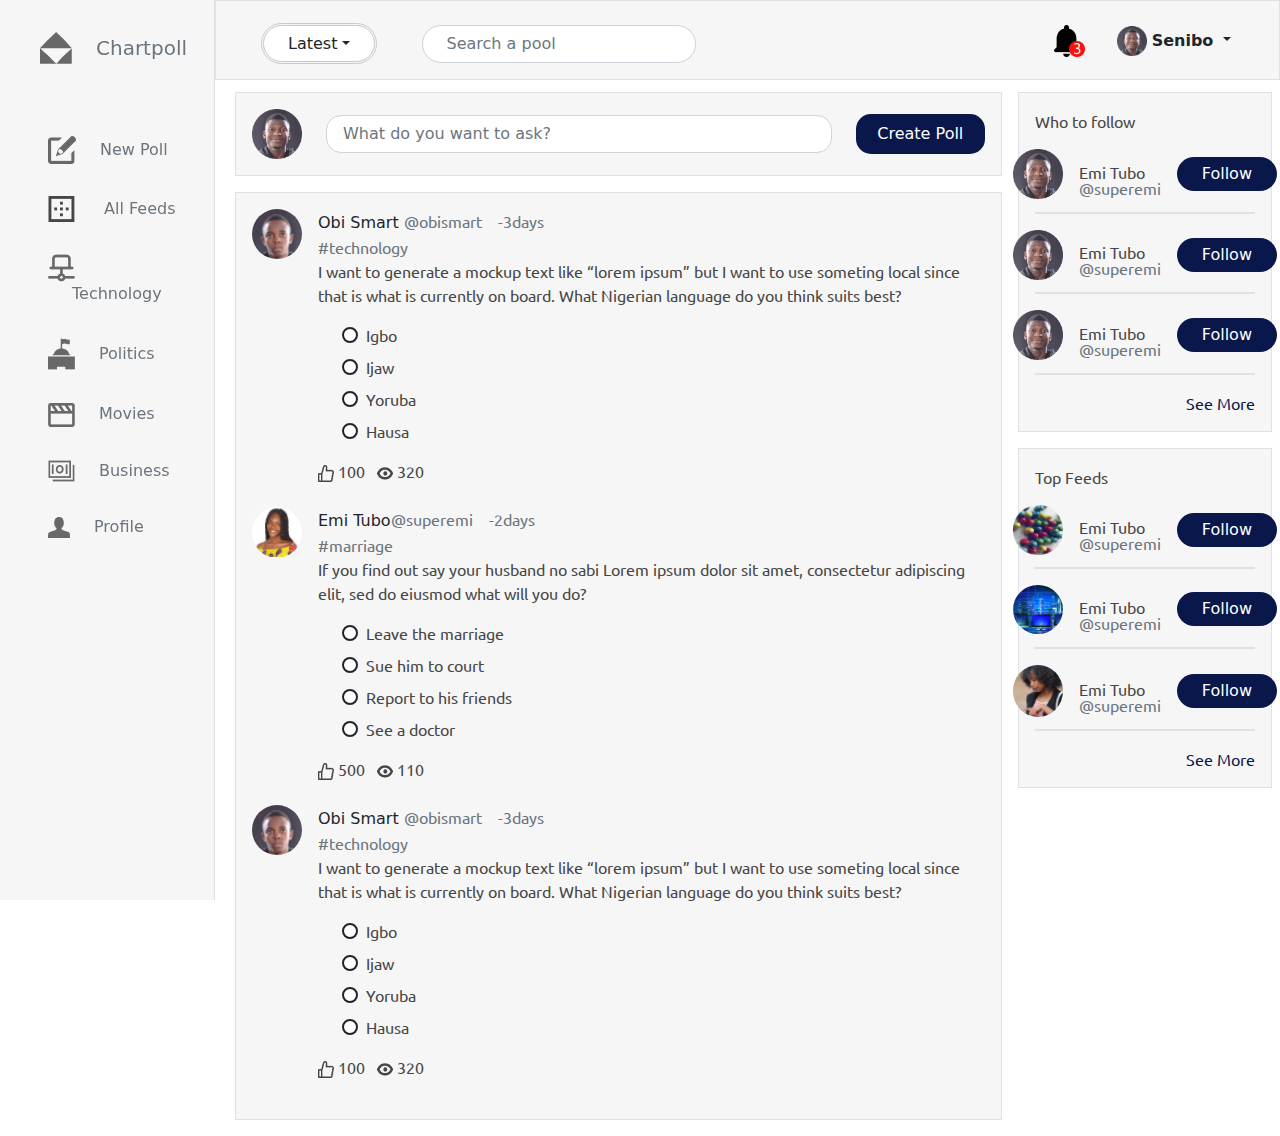
<file: feeds.html>
<!DOCTYPE html>
<html lang="en">
  <head>
    <meta charset="UTF-8" />
    <meta http-equiv="X-UA-Compatible" content="IE=edge" />
    <meta name="viewport" content="width=device-width, initial-scale=1.0" />
    <title>feeds</title>
    <link rel="stylesheet" href="css/bootstrap.min.css" />
    <link rel="stylesheet" href="css/feed.css" />
    <link rel="preconnect" href="https://fonts.googleapis.com" />
    <link rel="preconnect" href="https://fonts.gstatic.com" crossorigin />
    <link
      href="https://fonts.googleapis.com/css2?family=Ubuntu+Condensed&family=Ubuntu:wght@400&display=swap"
      rel="stylesheet"
    />
  </head>
  <body>
    <!-- SIDEBAR MOBILE -->
    <nav class="navbar navbar-light bg-light d-lg-none feeds-bg border-bottom">
      <div class="container-fluid">
        <a
          href="./index.html"
          class="
            d-flex
            align-items-center
            mb-3 mb-lg-0
            me-lg-auto
            link-dark
            text-decoration-none
          "
        >
          <img src="./feeds-image/envelope.png" alt="Logo" class="" />
          <span class="fw-bold text-secondary ps-2 fs-4">Chartpoll</span>
        </a>
        <!-- toggler -->
        <button
          class="navbar-toggler"
          type="button"
          data-bs-toggle="collapse"
          data-bs-target="#navbarNav"
          aria-controls="navbarNav"
          aria-expanded="false"
          aria-label="Toggle navigation"
        >
          <span class="navbar-toggler-icon"></span>
        </button>
        <!-- nav links -->
        <div
          class="collapse navbar-collapse justify-content-end align-center"
          id="navbarNav"
        >
          <ul class="navbar-nav text-white ms-2">
            <li class="nav-item">
              <a class="nav-link poll"
                ><img
                  src="./feeds-image/Vector (7).png"
                  width="15px"
                  alt="New Poll"
                /><span class="text-secondary ps-4 poll pt-5">New Poll</span></a
              >
            </li>
            <li class="nav-item">
              <a class="nav-link" href="#"
                ><img
                  src="./feeds-image/Group 20.png"
                  width="15px"
                  alt="All Feeds"
                />
                <span class="text-secondary ps-4 pt-5">All Feeds</span>
              </a>
            </li>
            <li class="nav-item">
              <a class="nav-link" href="#"
                ><img
                  src="./feeds-image/Vector (5).png"
                  width="15px"
                  alt="Technology"
                /><span class="text-secondary ps-4 pt-5">Technology</span></a
              >
            </li>
            <li class="nav-item">
              <a class="nav-link" href="#"
                ><img
                  src="./feeds-image/Vector (6).png"
                  width="15px"
                  alt="Politics"
                /><span class="text-secondary ps-4 pt-5">Politics</span></a
              >
            </li>
            <li class="nav-item">
              <a class="nav-link" href="#"
                ><img
                  src="./feeds-image/Vector (3).png"
                  width="15px"
                  alt="Movies"
                /><span class="text-secondary ps-4 pt-5">Movies</span></a
              >
            </li>
            <li class="nav-item">
              <a class="nav-link" href="#"
                ><img
                  src="./feeds-image/Group 18.png"
                  width="15px"
                  alt="Business"
                /><span class="text-secondary ps-4 pt-5">Business</span></a
              >
            </li>
            <li class="nav-item">
              <a class="nav-link" href="#"
                ><img
                  src="./feeds-image/Vector (4).png"
                  width="15px"
                  alt="Profile"
                /><span class="text-secondary ps-4 pt-5">Profile</span></a
              >
            </li>
          </ul>
        </div>
      </div>
    </nav>
    <!-- NAVBAR DESKTOP -->
    <nav
      class="d-none d-lg-block feeds-bg fixed-top h-100 border-end reduce-width"
      style="width: 215px"
    >
      <div class="d-flex flex-column flex-shrink-0 p-3 pt-4">
        <a
          class="
            d-flex
            align-items-center
            mb-3 mb-lg-0
            mt-2
            me-lg-auto
            link-dark
            text-decoration-none
          " href="./index.html"
        >
          <img src="./feeds-image/envelope.png" alt="Logo" class="ms-4" />
          <span class="text-secondary ms-4 fs-5 sidebar-text sidebar-hidden"
          >Chartpoll</span >
        </a>
        <ul class="nav flex-column mb-auto ps-3 pt-5 mt-3">
          <li class="mb-3">
            <a class="nav-link poll active-bar"
              ><img src="./feeds-image/Vector (7).png" alt="New Poll" /><span
                class="text-secondary ms-4 mt-5 sidebar-text sidebar-hidden"
                >New Poll</span
              ></a
            >
          </li>
          <li class="mb-3">
            <a href="feeds.html" class="nav-link active-bar"
              ><img src="./feeds-image/Group 20.png" alt="All Feeds" />
              <span class="text-secondary ms-4 mt-5 sidebar-text sidebar-hidden"
                >All Feeds</span
              >
            </a>
          </li>
          <li class="mb-3">
            <a href="#" class="nav-link active-bar"
              ><img src="./feeds-image/Vector (5).png" alt="Technology" /><span
                class="text-secondary ms-4 mt-5 sidebar-text sidebar-hidden"
                >Technology</span
              ></a
            >
          </li>
          <li class="mb-3">
            <a href="#" class="nav-link active-bar"
              ><img src="./feeds-image/Vector (6).png" alt="Politics" /><span
                class="text-secondary ms-4 mt-5 sidebar-text sidebar-hidden"
                >Politics</span
              ></a
            >
          </li>
          <li class="mb-3">
            <a href="#" class="nav-link active-bar"
              ><img src="./feeds-image/Vector (3).png" alt="Movies" /><span
                class="text-secondary ms-4 mt-5 sidebar-text sidebar-hidden"
                >Movies</span
              ></a
            >
          </li>
          <li class="mb-3">
            <a href="#" class="nav-link active-bar"
              ><img src="./feeds-image/Group 18.png" alt="Business" /><span
                class="text-secondary ms-4 mt-5 sidebar-text sidebar-hidden"
                >Business</span
              ></a
            >
          </li>
          <li class="">
            <a href="#" class="nav-link active-bar"
              ><img src="./feeds-image/Vector (4).png" alt="Profile" /><span
                class="text-secondary ms-4 mt-5 sidebar-text sidebar-hidden"
                >Profile</span
              ></a
            >
          </li>
        </ul>
      </div>
    </nav>
    <!-- NAVBAR -->
    <main class="feeds-wrapper">
      <div
        class="
          pt-4
          pb-3
          d-flex
          flex-column flex-md-row
          gap-4
          justify-content-between
          px-5
          feeds-bg
          border
        "
      >
        <form class="d-flex align-items-center">
          <div class="dropdown d-none d-md-inline-block">
            <span
              class="
                dropdown-toggle
                rounded-pill
                bg-white
                py-2
                px-4
                latest-menu
              "
              id="dropdownMenu2"
              data-bs-toggle="dropdown"
              aria-expanded="false"
              >Latest</span
            >
            <ul class="dropdown-menu" aria-labelledby="dropdownMenuButton1">
              <li><a class="dropdown-item" href="#">Action</a></li>
              <li><a class="dropdown-item" href="#">Another action</a></li>
              <li><a class="dropdown-item" href="#">Something else here</a></li>
            </ul>
          </div>
          <input
            type="search"
            placeholder="Search a pool"
            class="form-control rounded-pill pe-5 ps-4 ms-md-5"
          />
        </form>
        <div class="">
          <a href="#"
            ><span
              ><img
                src="./image/Vector.png"
                alt="notification"
                width="25px" /><img
                src="./image/Group 23.png"
                alt=""
                class="notify-num" /></span
          ></a>
          <span
            ><a href="#"
              ><img
                src="./image/Mask Group (1).png"
                alt="profile picture"
                width="30px"
                class="ms-3" /></a
          ></span>
          <div class="dropdown d-inline-block">
            <span
              class="dropdown-toggle fw-bold"
              id="dropdownMenu2"
              data-bs-toggle="dropdown"
              aria-expanded="false"
            >
              Senibo
            </span>
            <ul class="dropdown-menu" aria-labelledby="dropdownMenuButton1">
              <li><a class="dropdown-item" href="#">Action</a></li>
              <li><a class="dropdown-item" href="#">Another action</a></li>
              <li><a class="dropdown-item" href="#">Something else here</a></li>
            </ul>
          </div>
        </div>
      </div>
      <!-- NAVBAR ENDS HERE -->

      <!-- PUT YOUR CONTENT BELOW -->
      <div class="row mx-3 mt-1 mb-3 g-2">
        <div class="col-xl-9">
          <div
            class="
              form
              d-flex
              flex-column
              align-items-center
              flex-md-row
              gap-2
              feeds-bg
              p-3
              mb-3
              border
            "
          >
            <img
              src="./image/Mask Group (1).png"
              alt="profile picture"
              width="50px"
            />
            <input
              type="text"
              name="question"
              placeholder="What do you want to ask?"
              class="form-control w-100 text-danger px-3 mx-md-3 shape-radius"
            />
            <button
              type="submit"
              class="
                text-white
                border-0
                feeds-btn-bg
                w-25
                d-none d-lg-block
                p-2
                shape-radius
                poll
              "
            >
              Create Poll
            </button>
            <button
              type="submit"
              class="
                text-white
                border-0
                feeds-btn-bg
                w-50
                d-none d-md-block d-lg-none
                p-2
                shape-radius
                poll
              "
            >
              Create Poll
            </button>
            <button
              type="submit"
              class="
                text-white
                border-0
                feeds-btn-bg
                w-100
                d-md-none
                p-2
                shape-radius
                poll
              "
            >
              Create Poll
            </button>
          </div>
          <div class="feeds-bg p-3 border">
            <div class="mb-4 d-flex flex-column flex-md-row">
              <div class="">
                <img
                  src="./feeds-image/SOF_1117a 1.png"
                  alt="profile picture"
                  class="rounded-circle"
                  width="50px"
                />
              </div>
              <div class="ms-md-3 mt-2 mt-md-0">
                <p class="mb-0">
                  Obi Smart
                  <span class="text-secondary ubuntu-feeds-font"
                    >@obismart<span class="ms-3">-3days</span></span
                  >
                </p>
                <p class="mb-0 text-secondary ubuntu-feeds-font">#technology</p>
                <p class="ubuntu-feeds-font">
                  I want to generate a mockup text like “lorem ipsum” but I want
                  to use someting local since that is what is currently on
                  board. What Nigerian language do you think suits best?
                </p>
                <form class="ms-4 form-check ubuntu-feeds-font">
                  <input
                    type="radio"
                    name=""
                    id=""
                    class="form-check-input border-2 border-dark"
                  /><label class="form-check-label mb-2">Igbo</label><br />
                  <input
                    type="radio"
                    name=""
                    id=""
                    class="form-check-input border-2 border-dark"
                  /><label class="form-check-label mb-2">Ijaw</label><br />
                  <input
                    type="radio"
                    name=""
                    id=""
                    class="form-check-input border-2 border-dark"
                  /><label class="form-check-label mb-2">Yoruba</label><br />
                  <input
                    type="radio"
                    name=""
                    id=""
                    class="form-check-input border-2 border-dark"
                  /><label class="form-check-label mb-2">Hausa</label>
                </form>
                <div class="ubuntu-feeds-font mt-2">
                  <span class="me-2"
                    ><img src="./feeds-image/Vector (10).png" alt="" /><span
                      class="ms-1"
                      >100</span
                    ></span
                  >
                  <span
                    ><img src="./feeds-image/Group 39.png" alt="" /><span
                      class="ms-1"
                      >320</span
                    ></span
                  >
                </div>
              </div>
            </div>
            <div class="mb-4 d-flex flex-column flex-md-row">
              <div class="">
                <img
                  src="./feeds-image/SOF_5770a-01 1.png"
                  alt="profile picture"
                  class="rounded-circle"
                  width="50px"
                />
              </div>
              <div class="ms-md-3 mt-2 mt-md-0">
                <p class="mb-0">
                  Emi Tubo<span class="text-secondary ubuntu-feeds-font"
                    >@superemi<span class="ms-3">-2days</span></span
                  >
                </p>
                <p class="mb-0 text-secondary ubuntu-feeds-font">#marriage</p>
                <p class="ubuntu-feeds-font">
                  If you find out say your husband no sabi Lorem ipsum dolor sit
                  amet, consectetur adipiscing elit, sed do eiusmod what will
                  you do?
                </p>
                <form class="ms-4 form-check ubuntu-feeds-font">
                  <input
                    type="radio"
                    name=""
                    id=""
                    class="form-check-input border-2 border-dark"
                  /><label class="form-check-label mb-2"
                    >Leave the marriage</label
                  ><br />
                  <input
                    type="radio"
                    name=""
                    id=""
                    class="form-check-input border-2 border-dark"
                  /><label class="form-check-label mb-2">Sue him to court</label
                  ><br />
                  <input
                    type="radio"
                    name=""
                    id=""
                    class="form-check-input border-2 border-dark"
                  /><label class="form-check-label mb-2"
                    >Report to his friends</label
                  ><br />
                  <input
                    type="radio"
                    name=""
                    id=""
                    class="form-check-input border-2 border-dark"
                  /><label class="form-check-label mb-2">See a doctor</label>
                </form>
                <div class="ubuntu-feeds-font mt-2">
                  <span class="me-2"
                    ><img src="./feeds-image/Vector (10).png" alt="" /><span
                      class="ms-1"
                      >500</span
                    ></span
                  >
                  <span
                    ><img src="./feeds-image/Group 39.png" alt="" /><span
                      class="ms-1"
                      >110</span
                    ></span
                  >
                </div>
              </div>
            </div>
            <div class="mb-4 d-flex flex-column flex-md-row">
              <div class="">
                <img
                  src="./feeds-image/SOF_1117a 1.png"
                  alt="profile picture"
                  class="rounded-circle"
                  width="50px"
                />
              </div>
              <div class="ms-md-3 mt-2 mt-md-0">
                <p class="mb-0">
                  Obi Smart
                  <span class="text-secondary ubuntu-feeds-font"
                    >@obismart<span class="ms-3">-3days</span></span
                  >
                </p>
                <p class="mb-0 text-secondary ubuntu-feeds-font">#technology</p>
                <p class="ubuntu-feeds-font">
                  I want to generate a mockup text like “lorem ipsum” but I want
                  to use someting local since that is what is currently on
                  board. What Nigerian language do you think suits best?
                </p>
                <form class="ms-4 form-check ubuntu-feeds-font">
                  <input
                    type="radio"
                    name=""
                    id=""
                    class="form-check-input border-2 border-dark"
                  /><label class="form-check-label mb-2">Igbo</label><br />
                  <input
                    type="radio"
                    name=""
                    id=""
                    class="form-check-input border-2 border-dark"
                  /><label class="form-check-label mb-2">Ijaw</label><br />
                  <input
                    type="radio"
                    name=""
                    id=""
                    class="form-check-input border-2 border-dark"
                  /><label class="form-check-label mb-2">Yoruba</label><br />
                  <input
                    type="radio"
                    name=""
                    id=""
                    class="form-check-input border-2 border-dark"
                  /><label class="form-check-label mb-2">Hausa</label>
                </form>
                <div class="ubuntu-feeds-font mt-2">
                  <span class="me-2"
                    ><img src="./feeds-image/Vector (10).png" alt="" /><span
                      class="ms-1"
                      >100</span
                    ></span
                  >
                  <span
                    ><img src="./feeds-image/Group 39.png" alt="" /><span
                      class="ms-1"
                      >320</span
                    ></span
                  >
                </div>
              </div>
            </div>
          </div>
        </div>
        <div class="col-xl-3">
          <div class="row align-items-baseline justify-content-evenly ms-xl-2">
            <div class="col-md-5 col-xl-12 feeds-bg border p-3">
              <p class="ubuntu-feeds-font">Who to follow</p>
              <div
                class="
                  d-flex
                  justify-content-center
                  align-items-baseline
                  gap-2 gap-sm-3
                  border-bottom border-2
                "
              >
                <div>
                  <img
                    src="./image/Mask Group (1).png"
                    alt="profile picture"
                    width="50px"
                  />
                </div>
                <p class="ubuntu-feeds-font lh-1">
                  Emi Tubo
                  <span class="d-block lh-0 text-secondary">@superemi</span>
                </p>
                <div>
                  <button
                    type="submit"
                    class="btn feeds-btn-bg text-white py-1 rounded-pill px-4"
                  >
                    Follow
                  </button>
                </div>
              </div>
              <div
                class="
                  d-flex
                  justify-content-center
                  align-items-baseline
                  gap-2 gap-sm-3
                  border-bottom border-2
                  mt-3
                "
              >
                <div>
                  <img
                    src="./image/Mask Group (1).png"
                    alt="profile picture"
                    width="50px"
                  />
                </div>
                <p class="ubuntu-feeds-font lh-1">
                  Emi Tubo
                  <span class="d-block lh-0 text-secondary">@superemi</span>
                </p>
                <div>
                  <button
                    type="submit"
                    class="btn feeds-btn-bg text-white py-1 rounded-pill px-4"
                  >
                    Follow
                  </button>
                </div>
              </div>
              <div
                class="
                  d-flex
                  justify-content-center
                  align-items-baseline
                  gap-2 gap-sm-3
                  border-bottom border-2
                  mt-3
                "
              >
                <div>
                  <img
                    src="./image/Mask Group (1).png"
                    alt="profile picture"
                    width="50px"
                  />
                </div>
                <p class="ubuntu-feeds-font lh-1">
                  Emi Tubo
                  <span class="d-block lh-0 text-secondary">@superemi</span>
                </p>
                <div>
                  <button
                    type="submit"
                    class="btn feeds-btn-bg py-1 text-white rounded-pill px-4"
                  >
                    Follow
                  </button>
                </div>
              </div>
              <a
                href="#"
                class="
                  d-block
                  text-decoration-none text-end
                  mt-3
                  feeds-text
                  ubuntu-feeds-font
                "
                >See More</a
              >
            </div>
            <div class="col-md-5 col-xl-12 feeds-bg border p-3 mt-3">
              <p class="ubuntu-feeds-font">Top Feeds</p>
              <div
                class="
                  d-flex
                  justify-content-center
                  align-items-baseline
                  gap-2 gap-sm-3
                  border-bottom border-2
                "
              >
                <div>
                  <img
                    src="./feeds-image/Mask Group (2).png"
                    alt="profile picture"
                    width="50px"
                  />
                </div>
                <p class="ubuntu-feeds-font lh-1">
                  Emi Tubo
                  <span class="d-block lh-0 text-secondary">@superemi</span>
                </p>
                <div>
                  <button
                    type="submit"
                    class="btn feeds-btn-bg text-white py-1 rounded-pill px-4"
                  >
                    Follow
                  </button>
                </div>
              </div>
              <div
                class="
                  d-flex
                  justify-content-center
                  align-items-baseline
                  gap-2 gap-sm-3
                  border-bottom border-2
                  mt-3
                "
              >
                <div>
                  <img
                    src="./feeds-image/monitor-1307227_1920 1.png"
                    class="rounded-circle"
                    alt="profile picture"
                    width="50px"
                  />
                </div>
                <p class="ubuntu-feeds-font lh-1">
                  Emi Tubo
                  <span class="d-block lh-0 text-secondary">@superemi</span>
                </p>
                <div>
                  <button
                    type="submit"
                    class="btn feeds-btn-bg text-white py-1 rounded-pill px-4"
                  >
                    Follow
                  </button>
                </div>
              </div>
              <div
                class="
                  d-flex
                  justify-content-center
                  align-items-baseline
                  gap-2 gap-sm-3
                  border-bottom border-2
                  mt-3
                "
              >
                <div>
                  <img
                    src="./feeds-image/phone-1889401_1920 1.png"
                    class="rounded-circle"
                    alt="profile picture"
                    width="50px"
                  />
                </div>
                <p class="ubuntu-feeds-font lh-1">
                  Emi Tubo
                  <span class="d-block lh-0 text-secondary">@superemi</span>
                </p>
                <div>
                  <button
                    type="submit"
                    class="btn feeds-btn-bg py-1 text-white rounded-pill px-4"
                  >
                    Follow
                  </button>
                </div>
              </div>
              <a
                href="#"
                class="
                  d-block
                  text-decoration-none text-end
                  mt-3
                  feeds-text
                  ubuntu-feeds-font
                "
                >See More</a
              >
            </div>
          </div>
        </div>
      </div>
    </main>
    <!--  codes for the modal -->
    <section
      id="new-poll-section"
      class="poll-modal modal-display position-fixed top-0 start-0 w-100 h-100"
    >
      <!-- modal body container -->
      <div
        style="max-height: 25em"
        class="
          overflow-auto
          position-relative
          col-12 col-md-8 col-lg-6
          top-50
          start-50
          translate-middle
          bg-white
          rounded
          py-2
        "
      >
        <!-- modal header -->
        <div>
          <button
            data-btn="closemodal"
            class="me-2 rounded-circle btn poll-bg float-end"
          >
            <img style="height: 0.7em" src="./image/clear_24px.png" alt="" />
          </button>
          <p class="text-center fs-2">Create a new Poll</p>
        </div>
        <!-- modal sub body -->
        <div class="row">
          <div class="col-10 offset-1">
            <!-- modal sub-header -->
            <div
              class="
                row
                d-flex
                align-items-center
                justify-content-between
                flex-column flex-sm-row
              "
            >
              <div class="col-sm-6 d-flex align-items-center mb-2 mb-sm-0">
                <img
                  style="height: 3em"
                  src="./image/Mask Group (1).png"
                  class="img-fluid"
                  alt="user-img"
                />
                <p class="m-0 ps-2">Person Picken</p>
              </div>
              <div class="col-sm-6 text-sm-end text-center p-0">
                <button
                  data-btn="category"
                  class="btn modal-btn btn-outline-dark w-100 rounded"
                >
                  Select Catergory
                </button>
              </div>
            </div>
            <!-- modal- input -->
            <div class="row mt-2">
              <textarea
                id="input"
                class="rounded poll-bg"
                placeholder="Type in your questions here..."
                cols="30"
                rows="3"
              ></textarea>
            </div>
            <!-- modal dynamic parts -->
            <div class="row dynamic">
              <!-- User Selects An Option -->
              <div
                id="select-box"
                class="
                  bg-light
                  d-flex
                  align-items-center
                  justify-content-around
                  poll-bg
                  mt-2
                  rounded
                "
              >
                <p>Select Option Type</p>
                <div class="d-flex flex-column justify-content-center">
                  <button data-btn="text" class="btn">
                    <img
                      style="height: 2em"
                      src="./image/Frame.png"
                      class="img-fluid"
                      alt=""
                    />
                  </button>
                  <p class="text-center">Text Option</p>
                </div>
                <div class="d-flex flex-column p-0">
                  <button data-btn="image" class="btn">
                    <img
                      style="height: 2em"
                      src="./image/insert_photo_24px.png"
                      alt=""
                    />
                  </button>
                  <p class="text-center">Image Option</p>
                </div>
              </div>
              <!-- poll answer box -->
              <div id="answer-box" class="poll-bg mt-2 modal-display rounded">
                <button data-btn="revert" class="float-end btn">
                  &#129188;
                </button>
                <p>Type in Poll Options Here</p>
                <div class="col-10 offset-1">
                  <input
                    class="rounded-pill poll-bg p-1 mb-1 w-100"
                    placeholder="Type in Poll Answer"
                    type="text"
                  />
                  <input
                    class="rounded-pill poll-bg p-1 mb-1 w-100"
                    placeholder="Type in Poll Answer"
                    type="text"
                  />
                  <input
                    class="rounded-pill poll-bg p-1 mb-1 w-100"
                    placeholder="Type in Poll Answer"
                    type="text"
                  />
                  <input
                    class="rounded-pill poll-bg p-1 mb-1 w-100"
                    placeholder="Type in Poll Answer"
                    type="text"
                  />
                </div>
              </div>
              <!-- upload poll answer box  -->
              <div
                id="upload-box"
                class="mt-2 modal-display rounded bg-light poll-bg"
              >
                <button data-btn="revert" class="float-end btn">
                  &#129188;
                </button>
                <p>Upload Poll Options Here</p>
                <div class="col-10 offset-1">
                  <div
                    class="
                      bg-white
                      d-flex
                      justify-content-between
                      align-items-center
                      poll-bg
                      rounded-pill
                      py-1
                      px-3
                      mb-2
                    "
                  >
                    <p class="m-0">Upload in poll Answer</p>
                    <button class="btn rounded-pill p-0 px-3 poll-bg">
                      Select Image
                    </button>
                  </div>
                  <div
                    class="
                      bg-white
                      d-flex
                      justify-content-between
                      align-items-center
                      poll-bg
                      rounded-pill
                      py-1
                      px-3
                      mb-2
                    "
                  >
                    <p class="m-0">Upload in poll Answer</p>
                    <button class="btn rounded-pill p-0 px-3 poll-bg">
                      Select Image
                    </button>
                  </div>
                  <div
                    class="
                      bg-white
                      d-flex
                      justify-content-between
                      align-items-center
                      poll-bg
                      rounded-pill
                      py-1
                      px-3
                      mb-2
                    "
                  >
                    <p class="m-0">Upload in poll Answer</p>
                    <button class="btn rounded-pill p-0 px-3 poll-bg">
                      Select Image
                    </button>
                  </div>
                  <div
                    class="
                      bg-white
                      d-flex
                      justify-content-between
                      align-items-center
                      poll-bg
                      rounded-pill
                      py-1
                      px-3
                      mb-2
                    "
                  >
                    <p class="m-0">Upload in poll Answer</p>
                    <button class="btn rounded-pill p-0 px-3 poll-bg">
                      Select Image
                    </button>
                  </div>
                </div>
              </div>
            </div>
            <!-- button -->
            <div class="row mt-2">
              <button style="background-color: #0e0e53" class="btn text-white">
                post
              </button>
            </div>
          </div>
        </div>
      </div>
    </section>

    <script src="script/bootstrap.min.js"></script>
    <script src="script/script.js"></script>
  </body>
</html>
</file>
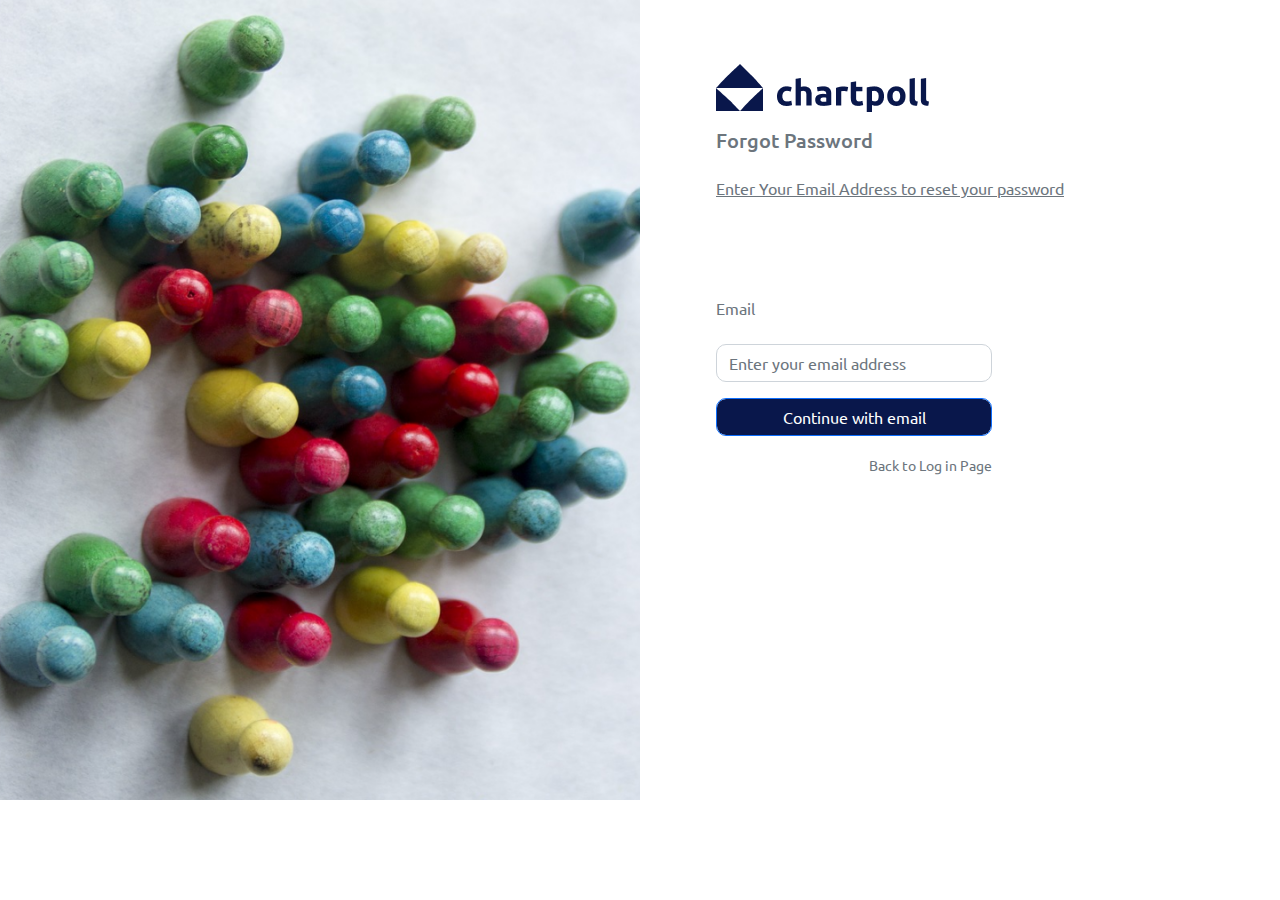
<file: forgotpassword.html>
<!DOCTYPE html>
<html lang="en">

<head>
    <meta charset="UTF-8">
    <meta http-equiv="X-UA-Compatible" content="IE=edge">
    <meta name="viewport" content="width=device-width, initial-scale=1.0">
    <link rel="stylesheet" href="css/bootstrap.min.css">
    <link rel="stylesheet" href="css/passwordstyle.css">

    <!--Ubuntu Font Family-->
    <link rel="preconnect" href="https://fonts.googleapis.com">
    <link rel="preconnect" href="https://fonts.gstatic.com" crossorigin>
    <link
        href="https://fonts.googleapis.com/css2?family=Ubuntu:ital,wght@0,300;0,400;0,500;0,700;1,300;1,500;1,700&display=swap"
        rel="stylesheet">
    <title>Forgot Password</title>
</head>

<body>
    <section class="container-fluid">
        <div class="row justify-content-center">
            <div class="col-sm-12 col-md-6 d-none side-one px-0 d-lg-block">
                <img src="./image/Mask Group.png" width="100%" alt="">
            </div>
            <div class="col-md-6 side-two">
                <div class="logo-image ps-3 ps-lg-5 pt-5 ms-xl-3 mt-3">
                    <a href="./index.html"><img src="./image/Logo.png" class="" alt="logo" /></a>
                </div>
                <h5 class="text-secondary ps-3 ps-lg-5 ms-xl-3 pt-3">Forgot Password</h5>
                <p class="text-secondary ps-3 ps-lg-5 ms-xl-3 pt-3 text-decoration-underline">Enter Your Email
                    Address to reset your password</p>
                <form class="g-1 ps-3 ps-lg-5 ms-xl-3">
                    <div class="gap-2 col-lg-6 pt-5 mt-5">
                        <label for="inputEmail4" class="form-label text-secondary pb-3">Email</label>
                            <input type="email" class="form-control" placeholder="Enter your email address" id="inputEmail4"
                                style="border-radius:10px;">     
                    </div>
                    <div class="gap-2 col-lg-6 mt-3">
                        <a class="btn btn-primary form-control" href="./verification.html" role="button" type="submit"
                            style="background-color: #09174B; border-radius:10px;">Continue with email</a>
                    </div>
                    <div class="gap-2 col-lg-6 mt-3 text-end">
                        <small class="" > <a class="text-muted foot-text" href="./login.html" role="button" type="submit" style="text-decoration: none;">Back to Log in Page</a></small>
                    </div>
                </form>
            </div>
        </div>
    </section>
    <script src="script/bootstrap.min.js"></script>
    <script src="script/script.js"></script>
</body>

</html>
</file>
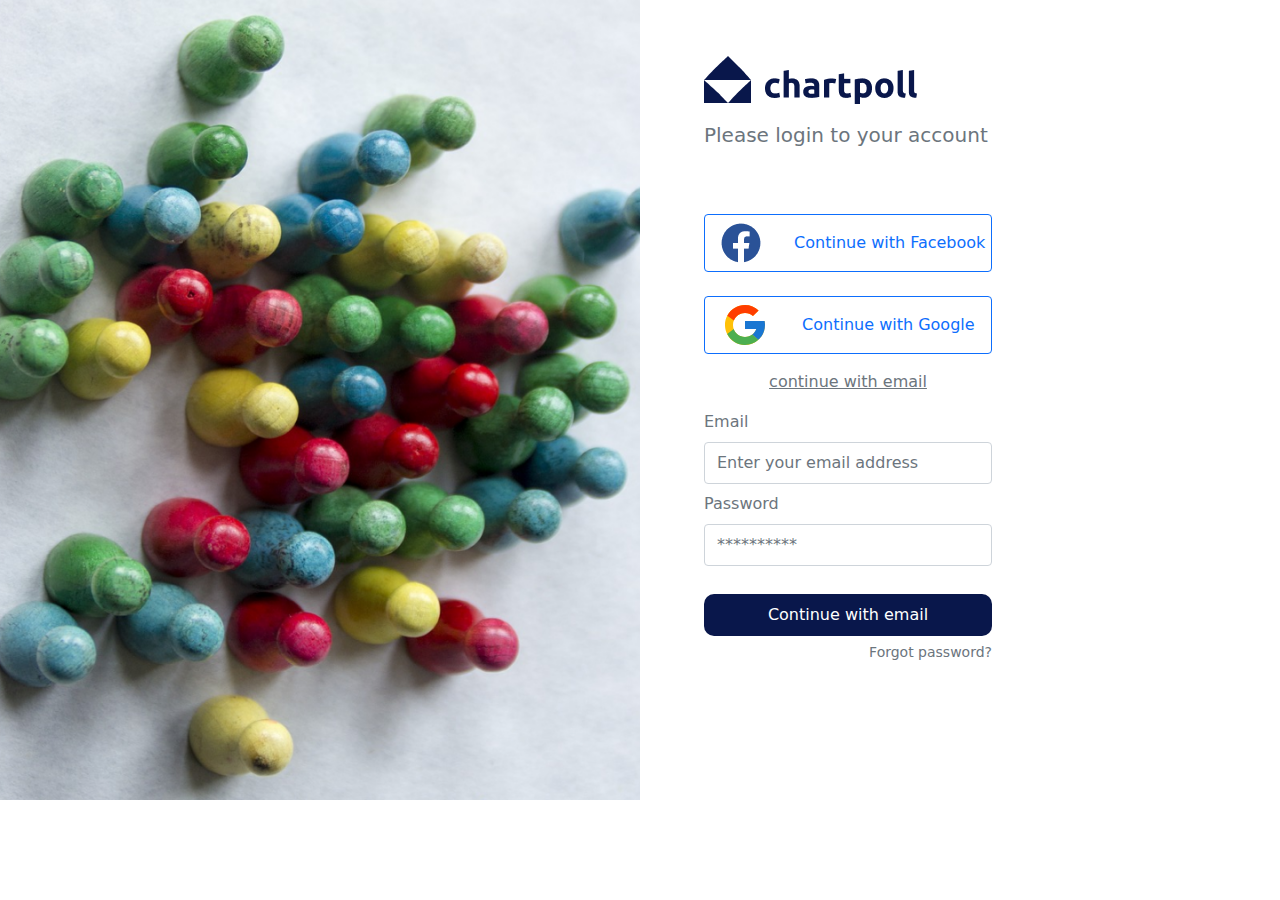
<file: login.html>
<!DOCTYPE html>
<html lang="en">
  <head>
    <meta charset="UTF-8" />
    <meta http-equiv="X-UA-Compatible" content="IE=edge" />
    <meta name="viewport" content="width=device-width, initial-scale=1.0" />
    <title>Login</title>
    <!-- Bootstrap css -->
    <link rel="stylesheet" href="css/bootstrap.min.css" />
    <link rel="stylesheet" href="css/style.css">
  </head>
  <body>
    <div class="container-fluid">
      <div class="row justify-content-center">
          <!-- first column -->
        <div class=" col-md-6 d-none px-0 d-lg-block">
          <img class="" src="./image/Mask Group.png" width="100%" height="100%"  alt="mask group" />
        </div>
        <!-- second column -->
        <div class="col-md-6 col-11 pt-2 px-0 ps-lg-5">
          <div class="pt-5  pt-lg-4 pt-xl-5  ms-lg-3" >
            <a href="./index.html"><img src="./image/Logo.png" alt="logo" /></a>
            <p class="fs-5 text-muted pt-3 py-5">Please login to your account</p>
            <a href="" class="d-block col-lg-8 col-xl-6 text-decoration-none ps-3 py-2 mb-4 rounded border-primary border">
              <img class="" src="./image/facebook-blue.png" alt="Facebook Icon" />
              <span class="px-1 ms-4 text-nowrap">Continue with Facebook</span>
            </a>

            <a href="" class="d-block col-lg-8 col-xl-6 text-decoration-none ps-3 py-1 rounded border-primary border">
              <img class="rounded" src="./image/google.svg" alt="Google Icon" />
              <span class="px-1 ms-4 ms-lg-1 text-nowrap ms-xl-4">Continue with Google</span> 
            </a>
            <p class="text-muted col-lg-8 col-xl-6 text-decoration-underline mt-3 text-center">continue with email</p>   
            <for">
              <div class="form-group col-lg-8 col-xl-6">
                <label for="exampleInputEmail1" class="text-muted pb-2  ">Email</label>
                <input type="email" class="form-control rounded py-2" id="exampleInputEmail1" aria-describedby="emailHelp" placeholder="Enter your email address"/>
              </div>
              <div class="form-group col-lg-8 col-xl-6">
                <label for="exampleInputPassword1" class="text-muted pb-2 pt-2 ">Password</label>
                <input type="password" class="form-control rounded py-2" id="exampleInputPassword1" placeholder="**********"/>
              </div>
              <div class="mt-4 py-1 col-lg-8 col-xl-6 text-center">   
                <a href="./feeds.html" class="text-decoration-none text-light feeds-btn-bg  btn form-control text-white py-2"  style="background: #09174B; border-radius: 10px;">Continue with email</a>  
              </div>
              <div class="form-group mb-5 mb-lg-0 col-lg-8 col-xl-6 text-end">
                <a href="./forgotpassword.html" class="form-text text-decoration-none text-muted text-right">Forgot password?</a>
              </div>   
            </form>
          </div>
        </div>
      </div>     
    </div>

      
    <!-- bootstrap js  -->
    <script src="script/bootstrap.min.js"></script>
  </body>
</html>
</file>
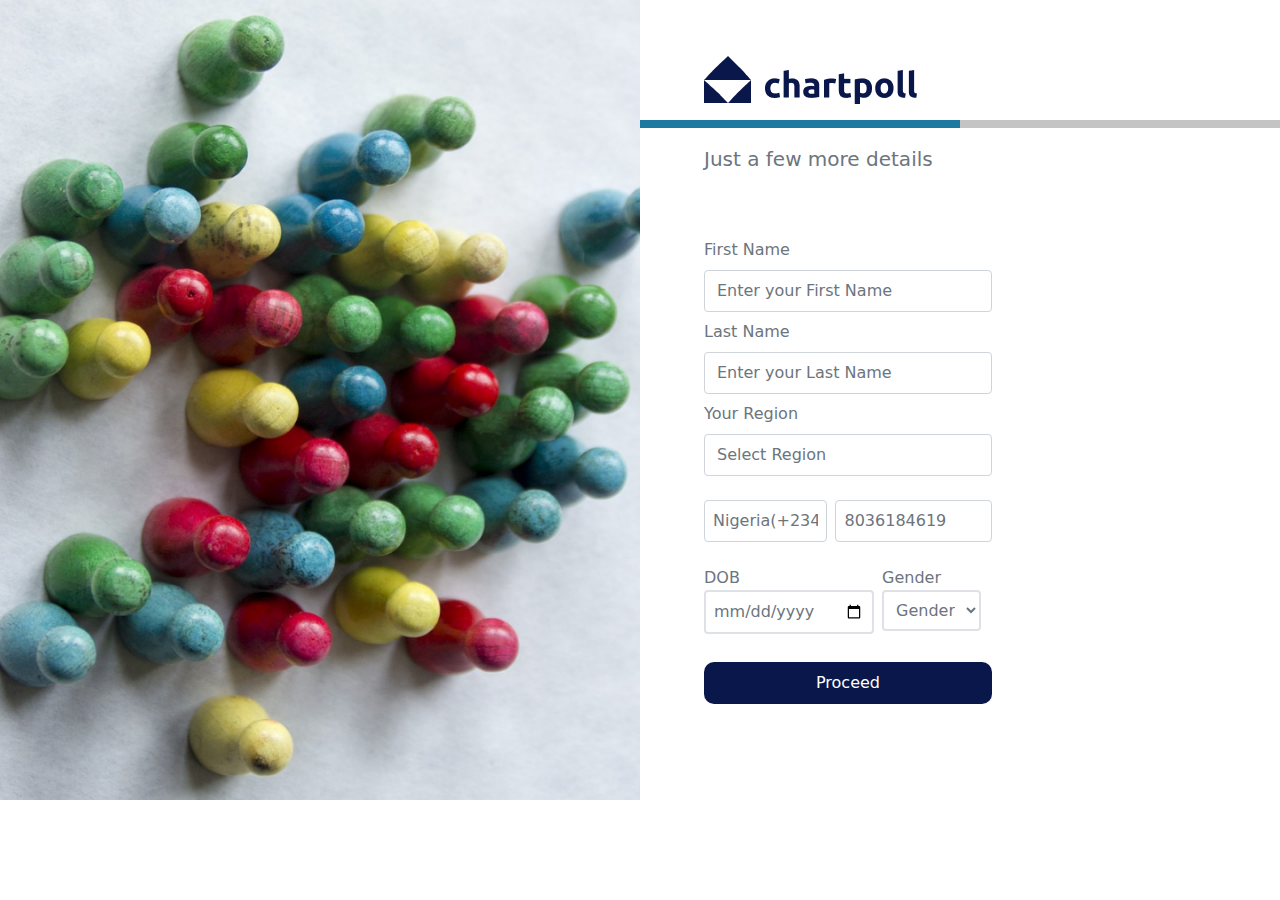
<file: signup.html>
<!DOCTYPE html>
<html lang="en">
  <head>
    <meta charset="UTF-8" />
    <meta http-equiv="X-UA-Compatible" content="IE=edge" />
    <meta name="viewport" content="width=device-width, initial-scale=1.0" />
    <title>Signup</title>
     <!-- Bootstrap css -->
     <link rel="stylesheet" href="css/bootstrap.min.css" />
     <link rel="stylesheet" href="css/style.css" />
  </head>
  <body>
      <div class="container-fluid">
        <div class="row justify-content-center">
            <!-- first column -->
          <div class=" col-md-6 d-none px-0 d-lg-block">
            <img class="" src="./image/Mask Group.png" width="100%" height="100%"  alt="mask group" />
          </div>
          <!-- second column -->
          <div class="col-md-6 col-11 pt-2 px-0 ">
            <div class="pt-5  pt-lg-3 pt-xl-5 " >
              <a href="./index.html"><img src="./image/Logo.png" class="ps-lg-5  ms-lg-3" alt="logo" /></a>
              <div class="d-flex mt-3">
                <div class="w-100 py-1" style="background: #1E79A1;"></div>
                <div class="w-100 py-1" style="background: #C4C4C4;"></div>
              </div>
              <div class="ps-lg-5  ms-lg-3">
                <p class="fs-5 text-muted pt-3 py-5">Just a few more details</p>
                <form>
                  <div class="form-group col-lg-6">
                    <label for="exampleInputEmail1" class="text-muted pb-2  ">First Name </label>
                    <input type="text" class="form-control rounded py-2" id="exampleInputEmail1" aria-describedby="emailHelp" placeholder="Enter your First Name"/>
                  </div>
                  <div class="form-group col-lg-6">
                    <label for="" class="text-muted pb-2 pt-2 ">Last Name</label>
                    <input type="text" class="form-control rounded py-2" id="exampleInputPassword1" placeholder="Enter your Last Name"/>
                  </div>
                  <div class="form-group col-lg-6">
                    <label for="" class="text-muted pb-2 pt-2 ">Your Region</label>
                    <input type="text" class="form-control rounded py-2" id="exampleInputPassword1" placeholder="Select Region"/>
                  </div>
                 <div class="col-lg-6">
                  <div class="d-flex gap-2 pt-4">
                    <div class="">
                      <select class="form-control rounded p-2 text-muted" id="exampleFormControlSelectCountryCode">
                          <option >Nigeria(+234) </option>
                          <option>Ghana(+265)</option>
                          <option>USA(+341) </option>
                          <option>Norway(+265)</option>
                          <option>South Africa(+341) </option>
                        </select>
                    </div>
                    <div class="">
                      <input type="phone" class="form-control rounded p-2" placeholder="8036184619">
                    </div>
                  </div>
                 </div>
                  <div class="col-lg-6">
                    <div class="d-flex gap-2 pt-4">
                      <div class="">
                        <label for="exampleFormControlSelectDOB" class="text-muted">DOB</label><br>
                        <input type="date" name="date" id="dob" class="rounded p-2 border border-2 text-muted">
                      </div>
                      <div class="">
                        <label for="gender" class="text-muted"> Gender</label><br>
                        <select name="gender" class="rounded p-2 border border-2 bg-white text-muted">
                          <option value="none" selected>Gender</option>
                          <option value="male">Male</option>
                          <option value="female">Female</option>
                          <option value="other">other</option>
                        </select>
                      </div>
                    </div>
                  </div>
                  <div class="mt-4 mb-5 mb-lg-0 py-1 col-lg-6 text-center">   
                    <a href="./category-page.html" class="text-decoration-none text-light btn form-control text-white py-2"  style="background: #09174B;  border-radius: 10px;">Proceed</a>  
                  </div> 
                </form>
             </div>
            </div>
          </div>
        </div>     
      </div>
    <!-- bootstrap js  -->
    <script src="script/bootstrap.min.js"></script>
  </body>
</html>
</file>
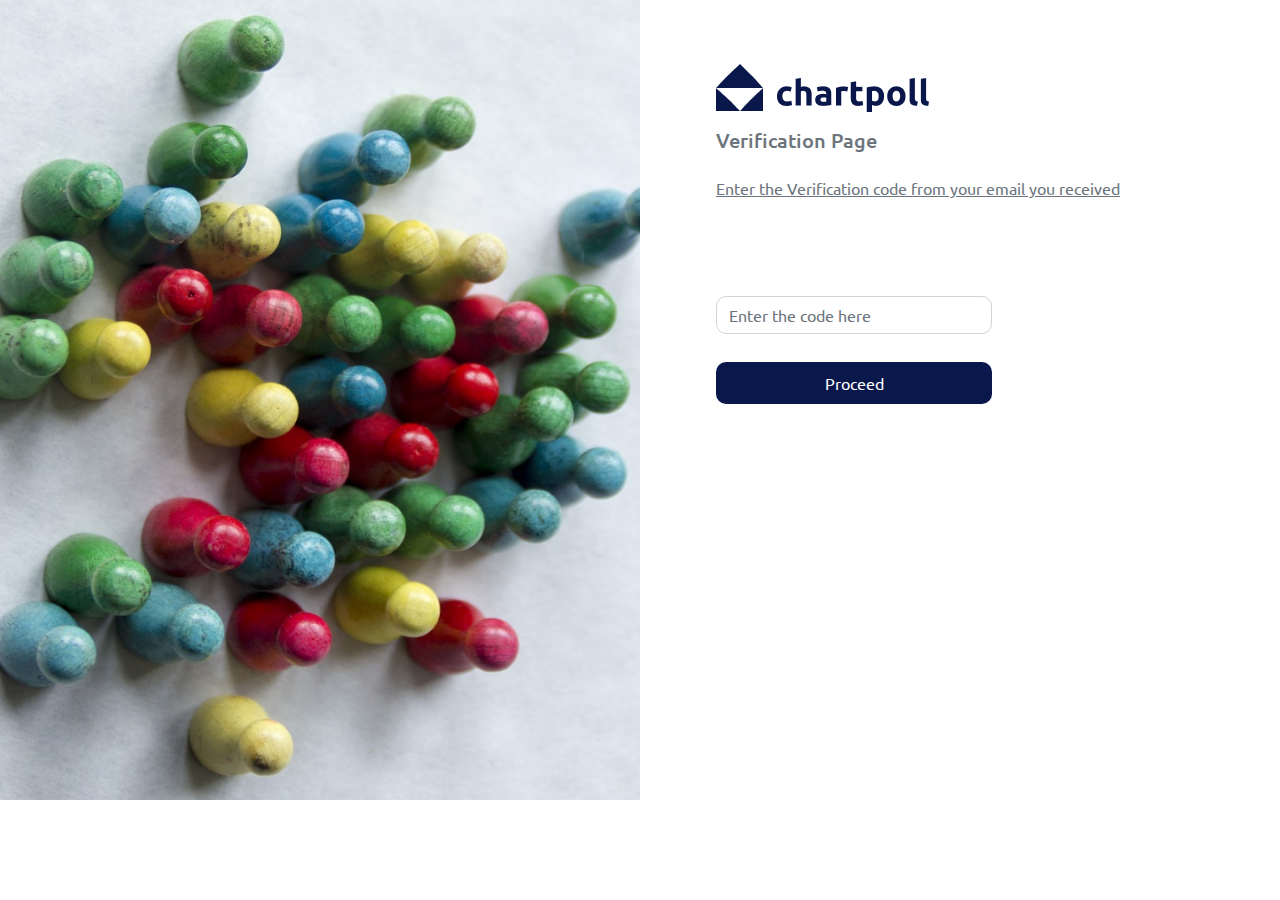
<file: verification.html>
<!DOCTYPE html>
<html lang="en">

<head>
    <meta charset="UTF-8">
    <meta http-equiv="X-UA-Compatible" content="IE=edge">
    <meta name="viewport" content="width=device-width, initial-scale=1.0">
    <link rel="stylesheet" href="css/bootstrap.min.css">
    <link rel="stylesheet" href="css/passwordstyle.css">

    <!--Ubuntu Font Family-->
    <link rel="preconnect" href="https://fonts.googleapis.com">
    <link rel="preconnect" href="https://fonts.gstatic.com" crossorigin>
    <link
        href="https://fonts.googleapis.com/css2?family=Ubuntu:ital,wght@0,300;0,400;0,500;0,700;1,300;1,500;1,700&display=swap"
        rel="stylesheet">
    <title>Verification</title>
</head>

<body>
    <section class="container-fluid">
        <div class="row justify-content-center">
            <div class="col-sm-12 col-md-6 d-none px-0 d-lg-block">
                <img src="./image/Mask Group.png" width="100%" alt="">
            </div>
            <div class="col-md-6 side-two">
                <div class="logo-image ps-3 ps-lg-5 pt-5 ms-xl-3 mt-3">
                    <a href="./index.html"><img src="./image/Logo.png" class="" alt="logo" /></a>
                </div>
                <h5 class="text-secondary ps-3 ps-lg-5 ms-xl-3 pt-3">Verification Page</h5>
                <p class="text-secondary text-decoration-underline ps-3 ps-lg-5 ms-xl-3 pt-3">Enter the Verification code from your email you received</p>
                <form class="g-1 ps-3 ps-lg-5 ms-xl-3">
                    <div class="gap-2 col-lg-6 pt-5 mt-5">
                        
                            <input type="email" class="form-control" placeholder="Enter the code here" id="inputEmail4"
                                style="border-radius:10px;">     
                    </div>
                    <div class="mt-4 mb-5 mb-lg-0 py-1 col-lg-6 text-center">   
                        <a href="./newpassword.html" class="text-decoration-none text-light feeds-btn-bg  btn form-control text-white py-2"  style="background: #09174B;  border-radius: 10px;">Proceed</a>  
                    </div>
                   
                </form>
            </div>
        </div>

    </section>
    <script src="script/bootstrap.min.js"></script>
    <script src="script/script.js"></script>
</body>

</html>
</file>
<file: css/style.css>
* {
    margin: 0;
    padding: 0;
    box-sizing: border-box;
  }
  .feeds-bg {
    background: rgba(238, 238, 238, 0.5);
  }
  .notify-num {
    position: relative;
    right: 10px;
    top: 8px;
  }
  .latest-menu {
    outline-color: #ccc9c9;
    outline-style: double;
  }
  .feeds-wrapper {
    overflow: hidden;
  }
  .sidebar-hidden {
    display: none;
  }
  .sidebar-show {
    display: inline;
  }
  #sidebar-button1:hover,
  #sidebar-button2:hover {
    cursor: pointer;
  }
  .reduce-width,
  .feeds-wrapper,
  #sidebar-button1,
  #sidebar-button2,
  .sidebar-text {
    transition: all 0.3s ease-out;
  }
  .active-bar:hover {
    border-right: 3px solid #09174b;
    border-radius: 2px;
  }
  .feeds-btn-bg {
    background: #09174b;
  }
  .feeds-text {
    color: #09174b !important;
  }
  .shape-radius {
    border-radius: 15px;
  }
  
  .ubuntu-feeds-font {
    font-family: "Ubuntu", sans-serif;
    color: #464646;
  }
  .change-border {
    border: 1px solid #09174b;
  }
  
  @media screen and (max-width: 991px) {
    .feeds-wrapper {
      width: 100% !important;
      margin-left: 0 !important;
    }
  }
  @media screen and (min-width: 992px) {
    .feeds-wrapper {
      width: calc(100% - 130px);
      margin-left: 130px;
    }
  }

  @media screen and (max-width: 768px) {
    .admin-width {
      width: 75% !important;
    }
  }

  @media screen and (max-width: 500px) {
    .admin-width {
      width: 100% !important;
    }
  }

  /* STYLES FOR FEEDS PAGES ENDS HERE */
  #landing-page-font {
    font-family: "Ubuntu", sans-serif;
  }
  
  .button-bg-blue {
    background: linear-gradient(180deg, #010f43 0%, #09174b 124.76%);
  }
  .nav-txt-color {
    color: rgb(4, 4, 70) !important;
  }
  
  .bg-ash {
    background-color: #eeeeee;
  }
  
  .satelite-blue {
    background: linear-gradient(180deg, #010f43 0%, #09174b 124.76%);
  }
  
  .get-answers-sec {
    background: url(../image/hands-on.png);
    background-repeat: no-repeat;
    background-size: 100% 100%;
    min-height: 100%;
  }
  
  .get-ans-sm {
    background: linear-gradient(270.32deg, #09174b 3.36%, #a702c2 95.34%);
  }
  
  .satelite-bg-img {
    background-image: url(../image/telescopes.png);
    /* background-position: center; */
    background-repeat: no-repeat;
    background-size: cover;
    overflow: none;
  }
  .square-satellite {
    position: relative;
    left: -1rem;
    top: 10rem;
    background: #9d37a6;
    height: 123px;
    width: 123px;
    mix-blend-mode: color-dodge;
  }
  .circle-satellite {
    position: relative;
    left: -3rem;
    top: 13rem;
    z-index: 1;
    height: 249px;
    width: 249px;
    background: #031145;
    mix-blend-mode: screen;
    border-radius: 50%;
  }
  
  
  /* This is signup style */
  .btn-dark-category{
    color: #fff;
    background-color: #1E79A1;
    border: 1px solid #1E79A1;
    border-radius: 15px;
    width: 150px;
  
  }

  .btn-dark-category:hover, .btn-light-category:hover{
    color: #ffffff;
    background: #031145;
  }
  
  .btn-light-category{
    color: #1E79A1;
    background-color: #ffffff;
    border: 1px solid #1E79A1;
    border-radius: 15px;
    width: 150px;
  }
</file>
<file: css/passwordstyle.css>
* {
    margin: 0;
    padding: 0;
    box-sizing: border-box;
    font-family: 'Ubuntu';
}

.all-ticket, .ticket-profile {
    font-family: 'Mulish';
}
</file>
<file: css/feed.css>
* {
    margin: 0;
    padding: 0;
    box-sizing: border-box;
  }
  /* STYLES FOR FEEDS PAGES STARTS */
  .feeds-bg {
    background: rgba(238, 238, 238, 0.5);
  }
  .notify-num {
    position: relative;
    right: 10px;
    top: 8px;
  }
  
  .latest-menu {
    outline-color: #ccc9c9;
    outline-style: double;
  }
  .feeds-wrapper {
    overflow: hidden;
  }
  
  /* .sidebar-hidden {
    display: none;
  }
  .sidebar-show {
    display: inline;
  } */
  #sidebar-button1:hover,
  #sidebar-button2:hover {
    cursor: pointer;
  }
  .reduce-width,
  .feeds-wrapper,
  #sidebar-button1,
  #sidebar-button2,
  .sidebar-text {
    transition: all 0.3s ease-out;
  }
  .active-bar:hover {
    cursor: pointer;
    /* border-right: 3px solid #09174b;
    border-radius: 2px; */
  } 
  .feeds-btn-bg {
    background: #09174b;
  }
  .feeds-text {
    color: #09174b !important;
  }
  .shape-radius {
    border-radius: 15px;
  }
  
  .ubuntu-feeds-font {
    font-family: "Ubuntu", sans-serif;
    color: #464646;
  }
  .change-border {
    border: 1px solid #09174b;
  }
  
  @media screen and (max-width: 991px) {
    .feeds-wrapper {
      width: 100% !important;
      margin-left: 0 !important;
    }
  }
  @media screen and (min-width: 992px) {
    .feeds-wrapper {
      width: calc(100% - 215px);
      margin-left: 215px;
    }
  }
  /* STYLES FOR FEEDS PAGES ENDS HERE */
  
  /* Styles for modal begins */
  .poll-modal {
    background-color: rgba(0, 0, 0, 0.3);
  }
  .poll-bg {
    border: 0.9px solid rgb(39, 39, 39) !important;
  }
  /* do not rename this class */
  .modal-display {
    display: none !important;
  }
  /* do not rename the above class */
  
  .dynamic p,
  .dynamic button {
    font-size: 0.75em !important;
  }
  .admin-color {
    color: #0e0e53;
  }
  
  /* Styles for modal ends */
</file>
